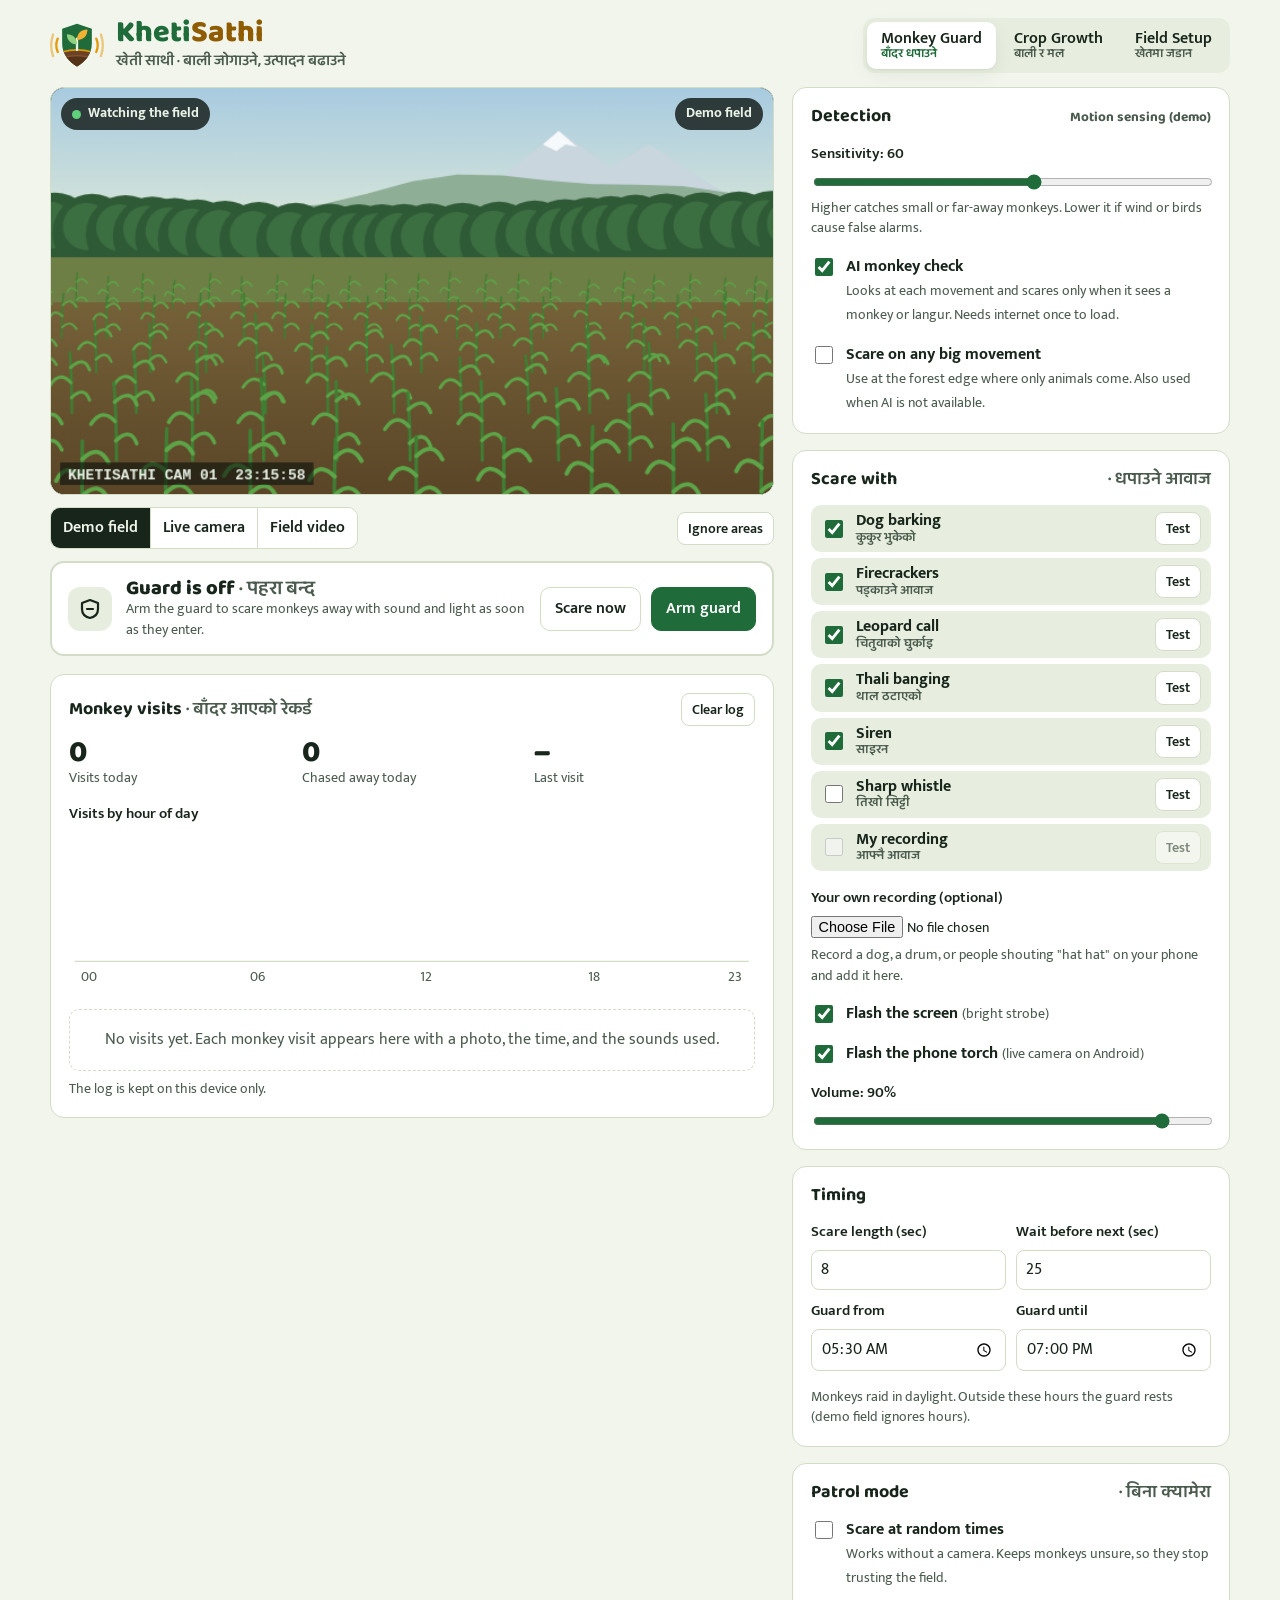
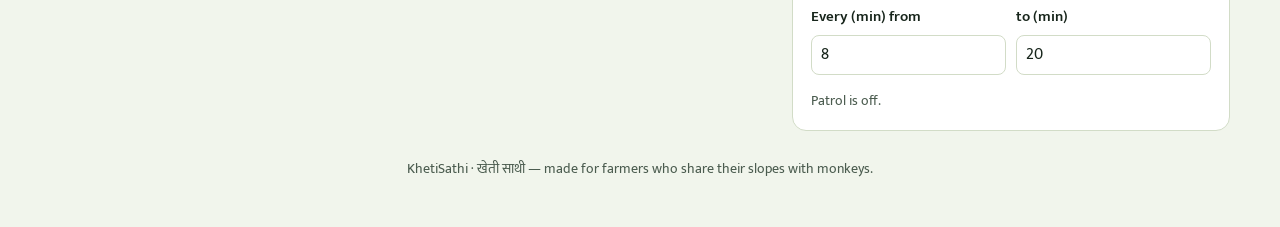
<file: index.html>
<!doctype html>
<html lang="en">
<head>
<meta charset="utf-8">
<meta name="viewport" content="width=device-width,initial-scale=1,viewport-fit=cover">
<meta name="theme-color" content="#1F6B3A">
<meta name="mobile-web-app-capable" content="yes">
<meta name="description" content="KhetiSathi: camera monkey guard with sound and light deterrents, crop calendar and fertilizer calculator for Nepali farmers.">
<link rel="icon" href="data:image/svg+xml,%3Csvg%20xmlns%3D%22http%3A//www.w3.org/2000/svg%22%20viewBox%3D%220%200%2080%2080%22%20width%3D%22512%22%20height%3D%22512%22%3E%0A%20%20%0A%20%20%3Cdefs%3E%0A%20%20%20%20%3CclipPath%20id%3D%22ks-shield%22%3E%3Cpath%20d%3D%22M40%207%20L62%2014.5%20V36%20C62%2052%2052.5%2063%2040%2070.5%20C27.5%2063%2018%2052%2018%2036%20V14.5%20Z%22/%3E%3C/clipPath%3E%0A%20%20%3C/defs%3E%0A%20%20%3C%21--%20guard%20sound%20waves%20--%3E%0A%20%20%3Cg%20fill%3D%22none%22%20stroke%3D%22%23E39A0B%22%20stroke-linecap%3D%22round%22%20stroke-width%3D%223.4%22%3E%0A%20%20%20%20%3Cpath%20d%3D%22M11.5%2029%20Q7%2039%2011.5%2049%22/%3E%0A%20%20%20%20%3Cpath%20d%3D%22M68.5%2029%20Q73%2039%2068.5%2049%22/%3E%0A%20%20%20%20%3Cpath%20d%3D%22M4.5%2023%20Q-1%2039%204.5%2055%22%20opacity%3D%22.5%22/%3E%0A%20%20%20%20%3Cpath%20d%3D%22M75.5%2023%20Q81%2039%2075.5%2055%22%20opacity%3D%22.5%22/%3E%0A%20%20%3C/g%3E%0A%20%20%3C%21--%20shield%20--%3E%0A%20%20%3Cpath%20d%3D%22M40%207%20L62%2014.5%20V36%20C62%2052%2052.5%2063%2040%2070.5%20C27.5%2063%2018%2052%2018%2036%20V14.5%20Z%22%20fill%3D%22%231F6B3A%22/%3E%0A%20%20%3C%21--%20terraced%20field%20--%3E%0A%20%20%3Cg%20clip-path%3D%22url%28%23ks-shield%29%22%3E%0A%20%20%20%20%3Cpath%20d%3D%22M14%2050%20Q40%2041.5%2066%2050%20V76%20H14%20Z%22%20fill%3D%22%236B4226%22/%3E%0A%20%20%20%20%3Cpath%20d%3D%22M14%2058.5%20Q40%2050.5%2066%2058.5%20V76%20H14%20Z%22%20fill%3D%22%23553319%22/%3E%0A%20%20%20%20%3Cpath%20d%3D%22M14%2050%20Q40%2041.5%2066%2050%22%20fill%3D%22none%22%20stroke%3D%22%23E39A0B%22%20stroke-width%3D%222.4%22/%3E%0A%20%20%20%20%3Cpath%20d%3D%22M14%2058.5%20Q40%2050.5%2066%2058.5%22%20fill%3D%22none%22%20stroke%3D%22%238C5A33%22%20stroke-width%3D%221.6%22/%3E%0A%20%20%3C/g%3E%0A%20%20%3C%21--%20sprout%20--%3E%0A%20%20%3Cpath%20d%3D%22M40%2046%20V29%22%20stroke%3D%22%23EAF4E4%22%20stroke-width%3D%223.4%22%20stroke-linecap%3D%22round%22%20fill%3D%22none%22/%3E%0A%20%20%3Cpath%20d%3D%22M40%2037.5%20C31%2037.5%2025%2031.5%2025%2022.5%20C34%2022.5%2040%2028.5%2040%2037.5%20Z%22%20fill%3D%22%238FD17F%22/%3E%0A%20%20%3Cpath%20d%3D%22M40%2031%20C40%2021.5%2046%2015.5%2055.5%2015.5%20C55.5%2025%2049.5%2031%2040%2031%20Z%22%20fill%3D%22%23F2B233%22/%3E%0A%3C/svg%3E%0A">
<link rel="apple-touch-icon" href="data:image/svg+xml,%3Csvg%20xmlns%3D%22http%3A//www.w3.org/2000/svg%22%20viewBox%3D%220%200%2080%2080%22%20width%3D%22512%22%20height%3D%22512%22%3E%0A%20%20%0A%20%20%3Cdefs%3E%0A%20%20%20%20%3CclipPath%20id%3D%22ks-shield%22%3E%3Cpath%20d%3D%22M40%207%20L62%2014.5%20V36%20C62%2052%2052.5%2063%2040%2070.5%20C27.5%2063%2018%2052%2018%2036%20V14.5%20Z%22/%3E%3C/clipPath%3E%0A%20%20%3C/defs%3E%0A%20%20%3C%21--%20guard%20sound%20waves%20--%3E%0A%20%20%3Cg%20fill%3D%22none%22%20stroke%3D%22%23E39A0B%22%20stroke-linecap%3D%22round%22%20stroke-width%3D%223.4%22%3E%0A%20%20%20%20%3Cpath%20d%3D%22M11.5%2029%20Q7%2039%2011.5%2049%22/%3E%0A%20%20%20%20%3Cpath%20d%3D%22M68.5%2029%20Q73%2039%2068.5%2049%22/%3E%0A%20%20%20%20%3Cpath%20d%3D%22M4.5%2023%20Q-1%2039%204.5%2055%22%20opacity%3D%22.5%22/%3E%0A%20%20%20%20%3Cpath%20d%3D%22M75.5%2023%20Q81%2039%2075.5%2055%22%20opacity%3D%22.5%22/%3E%0A%20%20%3C/g%3E%0A%20%20%3C%21--%20shield%20--%3E%0A%20%20%3Cpath%20d%3D%22M40%207%20L62%2014.5%20V36%20C62%2052%2052.5%2063%2040%2070.5%20C27.5%2063%2018%2052%2018%2036%20V14.5%20Z%22%20fill%3D%22%231F6B3A%22/%3E%0A%20%20%3C%21--%20terraced%20field%20--%3E%0A%20%20%3Cg%20clip-path%3D%22url%28%23ks-shield%29%22%3E%0A%20%20%20%20%3Cpath%20d%3D%22M14%2050%20Q40%2041.5%2066%2050%20V76%20H14%20Z%22%20fill%3D%22%236B4226%22/%3E%0A%20%20%20%20%3Cpath%20d%3D%22M14%2058.5%20Q40%2050.5%2066%2058.5%20V76%20H14%20Z%22%20fill%3D%22%23553319%22/%3E%0A%20%20%20%20%3Cpath%20d%3D%22M14%2050%20Q40%2041.5%2066%2050%22%20fill%3D%22none%22%20stroke%3D%22%23E39A0B%22%20stroke-width%3D%222.4%22/%3E%0A%20%20%20%20%3Cpath%20d%3D%22M14%2058.5%20Q40%2050.5%2066%2058.5%22%20fill%3D%22none%22%20stroke%3D%22%238C5A33%22%20stroke-width%3D%221.6%22/%3E%0A%20%20%3C/g%3E%0A%20%20%3C%21--%20sprout%20--%3E%0A%20%20%3Cpath%20d%3D%22M40%2046%20V29%22%20stroke%3D%22%23EAF4E4%22%20stroke-width%3D%223.4%22%20stroke-linecap%3D%22round%22%20fill%3D%22none%22/%3E%0A%20%20%3Cpath%20d%3D%22M40%2037.5%20C31%2037.5%2025%2031.5%2025%2022.5%20C34%2022.5%2040%2028.5%2040%2037.5%20Z%22%20fill%3D%22%238FD17F%22/%3E%0A%20%20%3Cpath%20d%3D%22M40%2031%20C40%2021.5%2046%2015.5%2055.5%2015.5%20C55.5%2025%2049.5%2031%2040%2031%20Z%22%20fill%3D%22%23F2B233%22/%3E%0A%3C/svg%3E%0A">
<style>:root{color-scheme:light;padding-top:env(safe-area-inset-top,0px);padding-bottom:env(safe-area-inset-bottom,0px)}body{margin:0}img{max-width:100%}[hidden]{display:none!important}</style>

<title>KhetiSathi</title>
<link rel="preconnect" href="https://fonts.googleapis.com">
<link rel="preconnect" href="https://fonts.gstatic.com" crossorigin>
<link rel="stylesheet" href="https://fonts.googleapis.com/css2?family=Baloo+2:wght@600;700;800&family=Mukta:wght@400;500;700&display=swap">
<style>
:root{
  --bg:#F1F5EC; --surface:#FFFFFF; --surface-2:#E7EEDF; --ink:#17251B; --ink-2:#4B5C4F; --line:#D2DCC7;
  --paddy:#1F6B3A; --on-paddy:#FFFFFF; --leaf:#3E9B4F; --marigold:#E39A0B; --marigold-ink:#8F5D00; --soil:#6B4226;
  --ok:#2E8B47; --warn:#C07A00; --crit:#C8342B; --on-crit:#FFFFFF;
  --sow:#3F9A4E; --grow:#B6DAA9; --harvest:#F0B53A; --cell:#F0F2EE;
  --shadow:0 1px 2px rgba(23,37,27,.06),0 6px 20px rgba(23,37,27,.06);
  --display:'Baloo 2','Mukta',system-ui,sans-serif; --body:'Mukta',system-ui,'Segoe UI',sans-serif;
}
@media (prefers-color-scheme: dark){
  :root:not([data-theme="light"]){
    color-scheme:dark;
    --bg:#0E1611; --surface:#152019; --surface-2:#1C2A20; --ink:#E3EDDF; --ink-2:#A2B4A5; --line:#2A3B2F;
    --paddy:#62BF7B; --on-paddy:#0B130E; --leaf:#7FCB88; --marigold:#F2B233; --marigold-ink:#F2B233; --soil:#C09068;
    --ok:#6BCB84; --warn:#F2B233; --crit:#FF6F62; --on-crit:#1A0906;
    --sow:#57B067; --grow:#2F5537; --harvest:#D9A032; --cell:#1A231D;
    --shadow:0 1px 2px rgba(0,0,0,.3),0 6px 20px rgba(0,0,0,.25);
  }
}
:root[data-theme="dark"]{
  color-scheme:dark;
  --bg:#0E1611; --surface:#152019; --surface-2:#1C2A20; --ink:#E3EDDF; --ink-2:#A2B4A5; --line:#2A3B2F;
  --paddy:#62BF7B; --on-paddy:#0B130E; --leaf:#7FCB88; --marigold:#F2B233; --marigold-ink:#F2B233; --soil:#C09068;
  --ok:#6BCB84; --warn:#F2B233; --crit:#FF6F62; --on-crit:#1A0906;
  --sow:#57B067; --grow:#2F5537; --harvest:#D9A032; --cell:#1A231D;
  --shadow:0 1px 2px rgba(0,0,0,.3),0 6px 20px rgba(0,0,0,.25);
}
*{box-sizing:border-box}
body{background:var(--bg);color:var(--ink);font-family:var(--body);font-size:16px;line-height:1.5;padding-inline:16px;padding-block:0 48px}
.wrap{max-width:1180px;margin:0 auto}
h1,h2,h3{font-family:var(--display);line-height:1.15;margin:0;text-wrap:balance}
h2{font-size:1.55rem;font-weight:700}
h3{font-size:1.12rem;font-weight:700}
p{margin:0}
.ne{font-family:var(--display);font-weight:600;color:var(--ink-2)}
small,.muted{color:var(--ink-2)}
button,input,select{font:inherit;color:inherit}
:focus-visible{outline:3px solid var(--marigold);outline-offset:2px}

/* header */
header.top{display:flex;align-items:center;justify-content:space-between;gap:16px;flex-wrap:wrap;padding-block:18px 14px}
.brand{display:flex;align-items:center;gap:12px}
.brand svg{width:54px;height:54px;flex:none}
.brand .name{font-family:var(--display);font-weight:800;font-size:1.9rem;line-height:1}
.brand .name b{color:var(--paddy);font-weight:800}
.brand .name i{font-style:normal;color:var(--marigold-ink)}
.brand .sub{font-family:var(--display);font-weight:600;color:var(--ink-2);font-size:.95rem;margin-top:2px}
nav.tabs{display:flex;gap:4px;background:var(--surface-2);padding:4px;border-radius:12px;flex-wrap:wrap}
nav.tabs button{border:0;background:transparent;padding:8px 14px;border-radius:9px;cursor:pointer;font-weight:600;display:flex;flex-direction:column;align-items:flex-start;line-height:1.1}
nav.tabs button span{font-family:var(--display);font-size:.78rem;font-weight:600;color:var(--ink-2)}
nav.tabs button[aria-selected="true"]{background:var(--surface);box-shadow:var(--shadow)}
nav.tabs button[aria-selected="true"] span{color:var(--paddy)}
section.tab{display:grid;gap:18px;grid-template-columns:minmax(0,1fr)}

.card{background:var(--surface);border:1px solid var(--line);border-radius:14px;padding:18px}
.row{display:flex;gap:10px;align-items:center;flex-wrap:wrap}
.between{justify-content:space-between}
.btn{border:1px solid var(--line);background:var(--surface);padding:9px 14px;border-radius:10px;cursor:pointer;font-weight:600;display:inline-flex;align-items:center;gap:8px}
.btn:hover{border-color:var(--ink-2)}
.btn.primary{background:var(--paddy);color:var(--on-paddy);border-color:var(--paddy)}
.btn.danger{background:var(--crit);color:var(--on-crit);border-color:var(--crit)}
.btn.small{padding:5px 10px;font-size:.88rem;border-radius:8px}
.btn[disabled]{opacity:.5;cursor:not-allowed}
.seg{display:inline-flex;border:1px solid var(--line);border-radius:10px;overflow:hidden;flex-wrap:wrap}
.seg button{flex:1 1 auto;border:0;background:var(--surface);padding:8px 12px;cursor:pointer;font-weight:600;border-right:1px solid var(--line)}
.seg button:last-child{border-right:0}
.seg button[aria-pressed="true"]{background:var(--ink);color:var(--bg)}

/* guard layout */
.guard-grid{display:grid;grid-template-columns:minmax(0,1.65fr) minmax(0,1fr);gap:18px;align-items:start}
@media (max-width:900px){.guard-grid{grid-template-columns:minmax(0,1fr)}}
.viewer{position:relative;background:#0A110C;border-radius:14px;overflow:hidden;border:1px solid var(--line)}
.viewer canvas{display:block;width:100%;height:auto;cursor:default}
.viewer.editing canvas{cursor:crosshair}
.viewer .hud{position:absolute;left:10px;right:10px;top:10px;display:flex;justify-content:space-between;gap:8px;pointer-events:none;flex-wrap:wrap}
.pill{display:inline-flex;align-items:center;gap:7px;padding:5px 11px;border-radius:999px;font-weight:700;font-size:.9rem;background:rgba(10,17,12,.78);color:#E9F2E6;backdrop-filter:blur(4px)}
.pill .dot{width:9px;height:9px;border-radius:50%;background:#7C8B80}
.pill.watching .dot{background:#5FD07B}
.pill.motion .dot{background:#F2B233}
.pill.monkey,.pill.scaring{background:#C8342B;color:#fff}
.pill.monkey .dot,.pill.scaring .dot{background:#fff;animation:blink .5s steps(1) infinite}
.pill.cooldown .dot{background:#6FB4F0}
.pill.sleeping .dot{background:#8B7FD6}
@keyframes blink{50%{opacity:0}}
.viewer .msg{position:absolute;inset:0;display:flex;align-items:center;justify-content:center;padding:24px;text-align:center;color:#E9F2E6;background:rgba(10,17,12,.86)}
.viewer .msg div{max-width:46ch;display:grid;gap:10px}
.viewer-bar{display:flex;gap:10px;flex-wrap:wrap;align-items:center;justify-content:space-between;margin-top:12px}
.arm{display:grid;grid-template-columns:auto 1fr auto;gap:14px;align-items:center;padding:14px 16px;border-radius:14px;border:2px solid var(--line);background:var(--surface);margin-top:12px}
.arm.on{border-color:var(--paddy);background:color-mix(in srgb,var(--paddy) 9%,var(--surface))}
.arm .big{font-family:var(--display);font-weight:800;font-size:1.25rem;line-height:1.1}
.arm .state-ico{width:44px;height:44px;border-radius:12px;display:grid;place-items:center;background:var(--surface-2)}
.arm.on .state-ico{background:var(--paddy);color:var(--on-paddy)}
@media (max-width:520px){.arm{grid-template-columns:1fr}.arm .state-ico{display:none}}

.panel{display:grid;gap:16px;grid-template-columns:minmax(0,1fr)}
.panel h3{display:flex;justify-content:space-between;align-items:baseline;gap:8px}
.field{display:grid;gap:6px;min-width:0}
input[type=file]{max-width:100%;font-size:.9rem}
.field label,.lbl{font-weight:600;font-size:.95rem}
.hint{font-size:.85rem;color:var(--ink-2)}
input[type=range]{width:100%;accent-color:var(--paddy)}
input[type=checkbox]{accent-color:var(--paddy);width:18px;height:18px}
input[type=number],input[type=time],select{width:100%;border:1px solid var(--line);background:var(--surface);border-radius:8px;padding:7px 9px;min-width:0}
.sounds{display:grid;gap:6px}
.snd{display:grid;grid-template-columns:auto 1fr auto;align-items:center;gap:10px;padding:7px 10px;border-radius:10px;background:var(--surface-2)}
.snd .t{line-height:1.15}
.snd .t small{display:block;font-size:.8rem}
.grid2{display:grid;grid-template-columns:minmax(0,1fr) minmax(0,1fr);gap:10px}
.check{display:grid;grid-template-columns:auto 1fr;gap:10px;align-items:start;cursor:pointer}
.check input{margin-top:3px}
.chip{display:inline-block;font-size:.78rem;font-weight:700;padding:2px 8px;border-radius:999px;background:var(--surface-2);color:var(--ink-2);white-space:nowrap}
.chip.monkey{background:var(--crit);color:var(--on-crit)}
.chip.motion{background:var(--marigold);color:#1d1400}
.chip.patrol{background:var(--paddy);color:var(--on-paddy)}
.chip.demo{background:transparent;border:1px solid var(--line)}
.ai-state{font-size:.85rem;font-weight:700}

.stats{display:grid;grid-template-columns:repeat(3,1fr);gap:12px}
.stat .v{font-family:var(--display);font-weight:800;font-size:1.9rem;line-height:1;font-variant-numeric:tabular-nums}
.stat .k{font-size:.85rem;color:var(--ink-2)}
@media (max-width:520px){.stats{grid-template-columns:1fr 1fr}}
.log{display:grid;gap:8px;max-height:420px;overflow:auto}
.ev{display:grid;grid-template-columns:96px 1fr;gap:12px;align-items:center;padding:8px;border-radius:10px;background:var(--surface-2)}
.ev img{width:96px;height:54px;object-fit:cover;border-radius:6px;background:#0A110C;display:block}
.ev .l1{display:flex;gap:6px;align-items:center;flex-wrap:wrap}
.ev .time{font-weight:700;font-variant-numeric:tabular-nums}
.ev .d{font-size:.85rem;color:var(--ink-2)}
.empty{padding:18px;text-align:center;color:var(--ink-2);border:1px dashed var(--line);border-radius:10px}
svg.hours text{fill:var(--ink-2);font-size:10px;font-family:var(--body)}

#strobe{position:fixed;inset:0;pointer-events:none;z-index:60;opacity:0}
#strobe.on{animation:strobe .14s step-end infinite}
@keyframes strobe{0%{opacity:.92;background:#FFFFFF}50%{opacity:.88;background:#FF2A1A}100%{opacity:.92;background:#FFFFFF}}
#stopbar{position:fixed;left:50%;transform:translateX(-50%);bottom:calc(16px + env(safe-area-inset-bottom,0px));z-index:61}

/* crops */
.crops-grid{display:grid;grid-template-columns:minmax(0,1.5fr) minmax(0,1fr);gap:18px;align-items:start}
@media (max-width:900px){.crops-grid{grid-template-columns:minmax(0,1fr)}}
.cal-wrap{overflow-x:auto}
table.cal{border-collapse:separate;border-spacing:2px;width:100%;min-width:640px;font-size:.9rem}
table.cal th{font-weight:600;font-size:.78rem;color:var(--ink-2);text-align:center;padding:2px;line-height:1.1}
table.cal th.now{color:var(--ink);}
table.cal th.now .mn{background:var(--ink);color:var(--bg);border-radius:6px;padding:1px 4px}
table.cal td{height:30px;border-radius:5px;background:var(--cell)}
table.cal td.name{background:transparent;white-space:nowrap;padding-right:8px;line-height:1.1}
table.cal td.name small{display:block;font-family:var(--display);font-weight:600;font-size:.78rem}
table.cal td.sow{background:var(--sow)}
table.cal td.grow{background:var(--grow)}
table.cal td.harvest{background:var(--harvest)}
table.cal td.nowcol{box-shadow:inset 0 0 0 2px var(--ink)}
table.cal td.risk{background:transparent;text-align:right}
.legend{display:flex;gap:14px;flex-wrap:wrap;font-size:.85rem;color:var(--ink-2)}
.legend i{display:inline-block;width:14px;height:14px;border-radius:4px;vertical-align:-2px;margin-right:5px}
.risk-vh{background:var(--crit);color:var(--on-crit)}
.risk-h{background:color-mix(in srgb,var(--crit) 55%,var(--marigold));color:#fff}
.risk-m{background:var(--marigold);color:#1d1400}
.risk-l{background:var(--surface-2);color:var(--ink-2)}
.risk-vl{background:var(--paddy);color:var(--on-paddy)}
.now-box{display:grid;gap:10px}
.now-box .lists{display:grid;grid-template-columns:1fr 1fr;gap:12px}
.now-box ul{margin:4px 0 0;padding-left:18px}
.result{display:grid;grid-template-columns:repeat(3,1fr);gap:10px}
.result .r{background:var(--surface-2);border-radius:10px;padding:10px 12px}
.result .r .v{font-family:var(--display);font-weight:800;font-size:1.45rem;line-height:1.1;font-variant-numeric:tabular-nums}
.result .r .k{font-size:.82rem;color:var(--ink-2)}
@media (max-width:520px){.result{grid-template-columns:1fr 1fr}}
.nutr{font-size:.9rem;color:var(--ink-2);font-variant-numeric:tabular-nums}
.barrier{display:grid;grid-template-columns:repeat(auto-fill,minmax(140px,1fr));gap:10px}
.barrier div{background:var(--surface-2);border-radius:10px;padding:10px 12px}
.barrier b{display:block}

/* setup */
.setup-grid{display:grid;grid-template-columns:repeat(auto-fit,minmax(min(300px,100%),1fr));gap:18px;align-items:start}
ol.steps{margin:0;padding-left:22px;display:grid;gap:10px}
ol.steps li::marker{font-family:var(--display);font-weight:800;color:var(--paddy)}
ul.plain{margin:0;padding-left:18px;display:grid;gap:6px}
.parts{width:100%;border-collapse:collapse;font-size:.93rem}
.parts td{padding:7px 4px;border-bottom:1px solid var(--line);vertical-align:top}
.parts td:first-child{font-weight:600;width:44%}
pre.code{background:#0F1812;color:#D8E6D6;border-radius:10px;padding:14px;overflow-x:auto;font-size:.8rem;line-height:1.45;margin:0;font-family:ui-monospace,SFMono-Regular,Menlo,Consolas,monospace}
.note{border-left:4px solid var(--marigold);background:color-mix(in srgb,var(--marigold) 10%,var(--surface));padding:12px 14px;border-radius:0 10px 10px 0}
.kbd{font-family:ui-monospace,Menlo,Consolas,monospace;font-size:.88em;background:var(--surface-2);padding:1px 5px;border-radius:5px}
footer{margin-top:28px;font-size:.85rem;color:var(--ink-2);text-align:center}
@media (prefers-reduced-motion: reduce){.pill .dot{animation:none!important}}
</style>

</head>
<body>


<div class="wrap">
<header class="top">
  <div class="brand">
    <svg viewBox="0 0 80 80" aria-hidden="true">
      <defs><clipPath id="ks-sh"><path d="M40 7 L62 14.5 V36 C62 52 52.5 63 40 70.5 C27.5 63 18 52 18 36 V14.5 Z"/></clipPath></defs>
      <g fill="none" stroke="#E39A0B" stroke-linecap="round" stroke-width="3.4"><path d="M11.5 29 Q7 39 11.5 49"/><path d="M68.5 29 Q73 39 68.5 49"/><path d="M4.5 23 Q-1 39 4.5 55" opacity=".5"/><path d="M75.5 23 Q81 39 75.5 55" opacity=".5"/></g>
      <path d="M40 7 L62 14.5 V36 C62 52 52.5 63 40 70.5 C27.5 63 18 52 18 36 V14.5 Z" fill="#1F6B3A"/>
      <g clip-path="url(#ks-sh)"><path d="M14 50 Q40 41.5 66 50 V76 H14 Z" fill="#6B4226"/><path d="M14 58.5 Q40 50.5 66 58.5 V76 H14 Z" fill="#553319"/><path d="M14 50 Q40 41.5 66 50" fill="none" stroke="#E39A0B" stroke-width="2.4"/><path d="M14 58.5 Q40 50.5 66 58.5" fill="none" stroke="#8C5A33" stroke-width="1.6"/></g>
      <path d="M40 46 V29" stroke="#EAF4E4" stroke-width="3.4" stroke-linecap="round" fill="none"/>
      <path d="M40 37.5 C31 37.5 25 31.5 25 22.5 C34 22.5 40 28.5 40 37.5 Z" fill="#8FD17F"/>
      <path d="M40 31 C40 21.5 46 15.5 55.5 15.5 C55.5 25 49.5 31 40 31 Z" fill="#F2B233"/>
    </svg>
    <div>
      <div class="name"><b>Kheti</b><i>Sathi</i></div>
      <div class="sub">खेती साथी · बाली जोगाउने, उत्पादन बढाउने</div>
    </div>
  </div>
  <nav class="tabs" role="tablist" aria-label="Sections">
    <button role="tab" id="t-guard" aria-selected="true" data-tab="guard">Monkey Guard<span>बाँदर धपाउने</span></button>
    <button role="tab" id="t-crops" aria-selected="false" data-tab="crops">Crop Growth<span>बाली र मल</span></button>
    <button role="tab" id="t-setup" aria-selected="false" data-tab="setup">Field Setup<span>खेतमा जडान</span></button>
  </nav>
</header>

<!-- ================= GUARD ================= -->
<section class="tab" id="guard" role="tabpanel" aria-labelledby="t-guard">
  <div class="guard-grid">
    <div>
      <div class="viewer" id="viewer">
        <canvas id="view" width="640" height="360" aria-label="Field camera view"></canvas>
        <div class="hud">
          <span class="pill" id="pill"><span class="dot"></span><span id="pillText">Starting…</span></span>
          <span class="pill" id="srcPill">Demo field</span>
        </div>
        <div class="msg" id="viewMsg" hidden><div></div></div>
      </div>

      <div class="viewer-bar">
        <div class="seg" role="group" aria-label="Video source">
          <button id="srcDemo" aria-pressed="true">Demo field</button>
          <button id="srcCam" aria-pressed="false">Live camera</button>
          <button id="srcFile" aria-pressed="false">Field video</button>
        </div>
        <div class="row">
          <button class="btn small" id="maskBtn" aria-pressed="false">Ignore areas</button>
          <button class="btn small" id="maskClear" hidden>Clear ignored</button>
        </div>
        <input type="file" id="fileIn" accept="video/*" hidden>
      </div>
      <p class="hint" id="maskHint" hidden style="margin-top:6px">Tap squares on the picture that should be ignored, such as trees moving in the wind or a road. Tap again to undo.</p>

      <div class="arm" id="armBox">
        <div class="state-ico" aria-hidden="true">
          <svg width="24" height="24" viewBox="0 0 24 24" fill="none" stroke="currentColor" stroke-width="2.2" stroke-linecap="round" stroke-linejoin="round"><path d="M12 3l8 3v6c0 5-3.5 8-8 9-4.5-1-8-4-8-9V6z"/><path id="armIcoPath" d="M9 12h6"/></svg>
        </div>
        <div>
          <div class="big" id="armTitle">Guard is off <span class="ne">· पहरा बन्द</span></div>
          <div class="hint" id="armSub">Arm the guard to scare monkeys away with sound and light as soon as they enter.</div>
        </div>
        <div class="row">
          <button class="btn" id="scareNow">Scare now</button>
          <button class="btn primary" id="armBtn">Arm guard</button>
        </div>
      </div>

      <div class="card" style="margin-top:18px">
        <div class="row between" style="margin-bottom:12px">
          <h3>Monkey visits <span class="ne">· बाँदर आएको रेकर्ड</span></h3>
          <button class="btn small" id="clearLog">Clear log</button>
        </div>
        <div class="stats" style="margin-bottom:14px">
          <div class="stat"><div class="v" id="stToday">0</div><div class="k">Visits today</div></div>
          <div class="stat"><div class="v" id="stChased">0</div><div class="k">Chased away today</div></div>
          <div class="stat"><div class="v" id="stLast">–</div><div class="k">Last visit</div></div>
        </div>
        <div class="lbl" style="margin-bottom:4px">Visits by hour of day</div>
        <div id="hourChart" style="margin-bottom:14px"></div>
        <div class="log" id="log"></div>
        <p class="hint" style="margin-top:8px">The log is kept on this device only.</p>
      </div>
    </div>

    <!-- control panel -->
    <div class="panel">
      <div class="card panel">
        <h3>Detection <span class="ai-state" id="aiState">Motion sensing</span></h3>
        <div class="field">
          <label for="sens">Sensitivity: <span id="sensV">60</span></label>
          <input type="range" id="sens" min="10" max="100" step="1" value="60">
          <span class="hint">Higher catches small or far-away monkeys. Lower it if wind or birds cause false alarms.</span>
        </div>
        <label class="check" for="aiOn"><input type="checkbox" id="aiOn" checked> <span><b>AI monkey check</b><br><span class="hint">Looks at each movement and scares only when it sees a monkey or langur. Needs internet once to load.</span></span></label>
        <label class="check" for="anyMotion"><input type="checkbox" id="anyMotion"> <span><b>Scare on any big movement</b><br><span class="hint">Use at the forest edge where only animals come. Also used when AI is not available.</span></span></label>
      </div>

      <div class="card panel">
        <h3>Scare with <span class="ne">· धपाउने आवाज</span></h3>
        <div class="sounds" id="sounds"></div>
        <div class="field">
          <label for="customIn">Your own recording (optional)</label>
          <input type="file" id="customIn" accept="audio/*">
          <span class="hint">Record a dog, a drum, or people shouting "hat hat" on your phone and add it here.</span>
        </div>
        <label class="check" for="strobeOn"><input type="checkbox" id="strobeOn" checked> <span><b>Flash the screen</b> <span class="hint">(bright strobe)</span></span></label>
        <label class="check" for="torchOn"><input type="checkbox" id="torchOn" checked> <span><b>Flash the phone torch</b> <span class="hint">(live camera on Android)</span></span></label>
        <div class="field">
          <label for="vol">Volume: <span id="volV">90</span>%</label>
          <input type="range" id="vol" min="10" max="100" value="90">
        </div>
      </div>

      <div class="card panel">
        <h3>Timing</h3>
        <div class="grid2">
          <div class="field"><label for="dur">Scare length (sec)</label><input type="number" id="dur" min="3" max="30" value="8"></div>
          <div class="field"><label for="cool">Wait before next (sec)</label><input type="number" id="cool" min="5" max="300" value="25"></div>
          <div class="field"><label for="from">Guard from</label><input type="time" id="from" value="05:30"></div>
          <div class="field"><label for="to">Guard until</label><input type="time" id="to" value="19:00"></div>
        </div>
        <span class="hint">Monkeys raid in daylight. Outside these hours the guard rests (demo field ignores hours).</span>
      </div>

      <div class="card panel">
        <h3>Patrol mode <span class="ne">· बिना क्यामेरा</span></h3>
        <label class="check" for="patrol"><input type="checkbox" id="patrol"> <span><b>Scare at random times</b><br><span class="hint">Works without a camera. Keeps monkeys unsure, so they stop trusting the field.</span></span></label>
        <div class="grid2">
          <div class="field"><label for="pmin">Every (min) from</label><input type="number" id="pmin" min="1" max="120" value="8"></div>
          <div class="field"><label for="pmax">to (min)</label><input type="number" id="pmax" min="2" max="240" value="20"></div>
        </div>
        <span class="hint" id="patrolNext">Patrol is off.</span>
      </div>
    </div>
  </div>
</section>

<!-- ================= CROPS ================= -->
<section class="tab" id="crops" role="tabpanel" aria-labelledby="t-crops" hidden>
  <div class="card">
    <div class="row between" style="margin-bottom:12px">
      <div>
        <h2>Crop calendar <span class="ne">· बाली पात्रो</span></h2>
        <p class="muted">When to sow and harvest, and how much each crop attracts monkeys.</p>
      </div>
      <div class="seg" role="group" aria-label="Region">
        <button id="zT" aria-pressed="true">Terai / inner Madhes</button>
        <button id="zH" aria-pressed="false">Mid-hills</button>
      </div>
    </div>
    <div class="cal-wrap"><table class="cal" id="cal"></table></div>
    <div class="legend" style="margin-top:10px">
      <span><i style="background:var(--sow)"></i>Sow / plant</span>
      <span><i style="background:var(--grow)"></i>Growing</span>
      <span><i style="background:var(--harvest)"></i>Harvest</span>
      <span><span class="chip risk-vh">Very high</span> monkey risk</span>
      <span><span class="chip risk-vl">Very low</span> monkeys avoid it</span>
    </div>
  </div>

  <div class="crops-grid">
    <div class="card">
      <h2>Fertilizer calculator <span class="ne">· मल हिसाब</span></h2>
      <p class="muted" style="margin-bottom:14px">Enter your land. Get urea, DAP, potash and compost in kilograms.</p>
      <div class="grid2" style="grid-template-columns:repeat(auto-fit,minmax(150px,1fr))">
        <div class="field"><label for="fCrop">Crop</label><select id="fCrop"></select></div>
        <div class="field"><label for="fArea">Land area</label><input type="number" id="fArea" min="0" step="0.1" value="5"></div>
        <div class="field"><label for="fUnit">Unit</label>
          <select id="fUnit">
            <option value="508.72">Ropani (रोपनी)</option>
            <option value="31.795">Aana (आना)</option>
            <option value="338.63">Kattha (कट्ठा)</option>
            <option value="16.93">Dhur (धुर)</option>
            <option value="6772.63">Bigha (बिघा)</option>
            <option value="10000">Hectare</option>
          </select></div>
      </div>
      <div class="result" style="margin-top:16px">
        <div class="r"><div class="v" id="rUrea">–</div><div class="k">Urea (46% N)</div></div>
        <div class="r"><div class="v" id="rDap">–</div><div class="k">DAP (18-46-0)</div></div>
        <div class="r"><div class="v" id="rMop">–</div><div class="k">Potash / MOP (60%)</div></div>
        <div class="r"><div class="v" id="rFym">–</div><div class="k" id="rFymK">Compost / FYM</div></div>
        <div class="r"><div class="v" id="rBags">–</div><div class="k">50 kg bags to buy</div></div>
        <div class="r"><div class="v" id="rHa">–</div><div class="k">Area in hectare</div></div>
      </div>
      <p class="nutr" id="rNutr" style="margin-top:10px"></p>
      <div class="note" style="margin-top:12px"><b>When to apply:</b> <span id="rSplit"></span></div>
      <p class="hint" style="margin-top:10px">Typical recommended doses for improved varieties in Nepal. A soil test at your nearest Agriculture Knowledge Centre (कृषि ज्ञान केन्द्र) gives the exact amount for your field.</p>
    </div>

    <div class="card now-box">
      <h2>This month <span class="ne" id="nowMonth"></span></h2>
      <div class="lists">
        <div><b>Sow / plant now</b><ul id="nowSow"></ul></div>
        <div><b>Harvest now</b><ul id="nowHarv"></ul></div>
      </div>
      <div>
        <h3 style="margin:8px 0 6px">Grow what monkeys avoid</h3>
        <p class="muted" style="margin-bottom:10px">Plant a 5–10 m strip of these on the side facing the forest. Monkeys find nothing to eat at the edge and your maize and vegetables sit further inside.</p>
        <div class="barrier">
          <div><b>Ginger · अदुवा</b><small>Good price, shade tolerant</small></div>
          <div><b>Turmeric · बेसार</b><small>Monkeys leave it alone</small></div>
          <div><b>Chilli · खुर्सानी</b><small>Pungent, rarely touched</small></div>
          <div><b>Garlic · लसुन</b><small>Strong smell</small></div>
          <div><b>Colocasia · पिँडालु</b><small>Itchy leaves and corms</small></div>
          <div><b>Cardamom · अलैंची</b><small>Hill option under shade</small></div>
        </div>
      </div>
    </div>
  </div>
</section>

<!-- ================= SETUP ================= -->
<section class="tab" id="setup" role="tabpanel" aria-labelledby="t-setup" hidden>
  <div class="card">
    <h2>Put the guard in your field <span class="ne">· खेतमा पहरा राख्ने तरिका</span></h2>
    <p class="muted" style="margin-top:4px;max-width:70ch">An old Android phone becomes a watchman: its camera sees the monkeys, the app decides, and a loudspeaker scares them. Everything runs on the phone, no internet needed after the first load.</p>
  </div>
  <div class="setup-grid">
    <div class="card">
      <h3 style="margin-bottom:10px">Set up the phone</h3>
      <ol class="steps">
        <li><b>Open KhetiSathi on the phone in Chrome.</b> The live camera needs a secure web address (https) or the KhetiSathi file opened directly in Chrome on a laptop. Put the file on a free host such as Netlify Drop or GitHub Pages, then open that link on the phone.</li>
        <li><b>Add it to the home screen</b> from the Chrome menu so it opens like an app.</li>
        <li><b>Choose Live camera</b> and allow camera access. Point it at the path monkeys use from the forest.</li>
        <li><b>Mark ignore areas</b> over trees and roads that move or carry people.</li>
        <li><b>Connect a loud speaker</b> by Bluetooth or cable. The phone speaker alone is too quiet for a field.</li>
        <li><b>Set guard hours</b>, keep the sounds varied, then press <span class="kbd">Arm guard</span>. The screen stays on while the guard is armed.</li>
      </ol>
    </div>
    <div class="card">
      <h3 style="margin-bottom:10px">Mount it on a pole</h3>
      <ol class="steps">
        <li>Use a 2–3 m bamboo pole at the field corner facing the forest edge.</li>
        <li>Put the phone in a clear plastic box or a cut bottle so rain cannot reach it. Keep the lens clean.</li>
        <li>Tilt the camera down so the sky is mostly out of the picture. Moving clouds cause false alarms.</li>
        <li>Place the speaker facing the forest, not your house.</li>
        <li>Power it with a 20 W solar panel and a power bank or a small 12 V battery with charge controller.</li>
      </ol>
      <table class="parts" style="margin-top:14px">
        <tr><td>Old Android phone</td><td>Android 8 or newer, working back camera</td></tr>
        <tr><td>Loudspeaker</td><td>10 W or more, Bluetooth or AUX</td></tr>
        <tr><td>Power</td><td>20,000 mAh power bank, or 20 W solar panel + battery</td></tr>
        <tr><td>Housing</td><td>Plastic box, bamboo pole, cable ties</td></tr>
        <tr><td>Optional</td><td>LED flood light for the torch-style flash at dusk</td></tr>
      </table>
    </div>
    <div class="card">
      <h3 style="margin-bottom:10px">Stop monkeys getting used to it</h3>
      <ul class="plain">
        <li>Monkeys learn fast. One repeated sound stops working in days. Keep at least four sounds on so the app mixes them.</li>
        <li>Move the pole every week or two, and use Patrol mode as well.</li>
        <li>Now and then, follow an alarm by walking out with a dog or a stick. Monkeys learn the sound means a person is coming.</li>
        <li>Clear bushes 10–20 m from the field edge so monkeys have no cover to wait in.</li>
        <li>Never leave food waste or fallen fruit near the field.</li>
        <li>Guard in turns with neighbours. A whole slope guarded together works far better than one field.</li>
        <li>Scare, never hurt. Monkeys and langurs are respected and can bite when cornered.</li>
      </ul>
      <p class="note" style="margin-top:12px">Use the Visits by hour chart to see when raids happen, then plan your own rounds for those hours.</p>
    </div>
  </div>

  <div class="card">
    <div class="row between" style="margin-bottom:8px">
      <div>
        <h3>No phone? Build a sensor post · सेन्सर पोल</h3>
        <p class="muted" style="max-width:72ch">An Arduino Nano with a motion sensor plays random scare sounds from an SD card and flashes a light. Cost is low, and it runs for days on a 12 V battery.</p>
      </div>
      <button class="btn small" id="copyCode">Copy code</button>
    </div>
    <table class="parts" style="margin:6px 0 12px">
      <tr><td>Arduino Nano (or Uno)</td><td>The controller</td></tr>
      <tr><td>HC-SR501 PIR motion sensor</td><td>OUT → pin D2, range up to about 7 m</td></tr>
      <tr><td>DFPlayer Mini + micro SD card</td><td>RX ← D11 via 1 kΩ, TX → D10. Save sounds as 0001.mp3, 0002.mp3 …</td></tr>
      <tr><td>Speaker 8 Ω 3 W, or amplifier + horn</td><td>On DFPlayer SPK1/SPK2, or amplifier for more volume</td></tr>
      <tr><td>MOSFET module + 12 V LED light</td><td>Signal on D6 for the flashing light</td></tr>
      <tr><td>Relay module + 12 V siren (optional)</td><td>Signal on D7, on during the scare</td></tr>
    </table>
    <pre class="code" id="code"></pre>
  </div>
</section>

<footer>KhetiSathi · खेती साथी — made for farmers who share their slopes with monkeys.</footer>
</div>

<div id="strobe" aria-hidden="true"></div>
<div id="stopbar" hidden><button class="btn danger" id="stopBtn">Stop scaring</button></div>
<video id="vid" playsinline muted hidden></video>

<script>
(function(){
'use strict';
const $ = s => document.querySelector(s);
const reduced = window.matchMedia && matchMedia('(prefers-reduced-motion: reduce)').matches;
const store = {
  get(k,d){ try{ const v = localStorage.getItem(k); return v ? JSON.parse(v) : d; }catch(e){ return d; } },
  set(k,v){ try{ localStorage.setItem(k, JSON.stringify(v)); }catch(e){} }
};

/* ---------------- tabs ---------------- */
const tabs = [...document.querySelectorAll('nav.tabs button')];
function showTab(id){
  tabs.forEach(b => b.setAttribute('aria-selected', String(b.dataset.tab === id)));
  ['guard','crops','setup'].forEach(t => { document.getElementById(t).hidden = t !== id; });
  try{ history.replaceState(null,'','#'+id); }catch(e){}
}
tabs.forEach(b => b.addEventListener('click', () => showTab(b.dataset.tab)));
if (['guard','crops','setup'].includes(location.hash.slice(1))) showTab(location.hash.slice(1));

/* ---------------- settings ---------------- */
const SOUND_LIST = [
  {id:'bark',    name:'Dog barking',      ne:'कुकुर भुकेको'},
  {id:'crackers',name:'Firecrackers',     ne:'पड्काउने आवाज'},
  {id:'leopard', name:'Leopard call',     ne:'चितुवाको घुर्काइ'},
  {id:'thali',   name:'Thali banging',    ne:'थाल ठटाएको'},
  {id:'siren',   name:'Siren',            ne:'साइरन'},
  {id:'whistle', name:'Sharp whistle',    ne:'तिखो सिट्टी'},
  {id:'custom',  name:'My recording',     ne:'आफ्नै आवाज'}
];
const defaults = {sens:60, ai:true, anyMotion:false, vol:90, dur:8, cool:25, strobe:!reduced, torch:true,
  from:'05:30', to:'19:00', patrol:false, pmin:8, pmax:20,
  sounds:{bark:true,crackers:true,leopard:true,thali:true,siren:true,whistle:false,custom:false}};
const S = Object.assign({}, defaults, store.get('ks_settings', {}));
S.sounds = Object.assign({}, defaults.sounds, S.sounds || {});
S.sounds.custom = false; // recording must be re-added each session
const save = () => store.set('ks_settings', S);

const soundsBox = $('#sounds');
SOUND_LIST.forEach(s => {
  const row = document.createElement('div'); row.className = 'snd';
  row.innerHTML = `<input type="checkbox" id="snd-${s.id}" ${S.sounds[s.id]?'checked':''} ${s.id==='custom'?'disabled':''}>
    <label class="t" for="snd-${s.id}"><b>${s.name}</b><small class="ne">${s.ne}</small></label>
    <button class="btn small" data-test="${s.id}" ${s.id==='custom'?'disabled':''}>Test</button>`;
  soundsBox.appendChild(row);
});
soundsBox.addEventListener('change', e => {
  const id = e.target.id.replace('snd-',''); S.sounds[id] = e.target.checked; save();
});
soundsBox.addEventListener('click', e => {
  const b = e.target.closest('[data-test]'); if(!b) return;
  ensureAudio(); stopAll(); const t = ac.currentTime + 0.05; SOUNDS[b.dataset.test](t);
});

function bindRange(id, key, out){ const el = $('#'+id); el.value = S[key]; if(out) $(out).textContent = S[key];
  el.addEventListener('input', () => { S[key] = +el.value; if(out) $(out).textContent = el.value; if(key==='vol' && master) master.gain.value = S.vol/100; save(); }); }
function bindNum(id, key){ const el = $('#'+id); el.value = S[key]; el.addEventListener('change', () => { let v = +el.value; if(isNaN(v)) v = defaults[key]; v = Math.max(+el.min||0, Math.min(+el.max||9999, v)); el.value = v; S[key] = v; save(); if(key==='pmin'||key==='pmax') schedulePatrol(); }); }
function bindChk(id, key, fn){ const el = $('#'+id); el.checked = !!S[key]; el.addEventListener('change', () => { S[key] = el.checked; save(); fn && fn(); }); }
function bindTime(id, key){ const el = $('#'+id); el.value = S[key]; el.addEventListener('change', () => { if(el.value){ S[key] = el.value; save(); } }); }
bindRange('sens','sens','#sensV'); bindRange('vol','vol','#volV');
bindNum('dur','dur'); bindNum('cool','cool'); bindNum('pmin','pmin'); bindNum('pmax','pmax');
bindChk('aiOn','ai', () => { if(S.ai && source !== 'demo') loadAI(); updateAIState(); });
bindChk('anyMotion','anyMotion'); bindChk('strobeOn','strobe'); bindChk('torchOn','torch');
bindChk('patrol','patrol', () => schedulePatrol());
bindTime('from','from'); bindTime('to','to');

/* ---------------- audio: synthesized deterrents ---------------- */
let ac = null, master = null, comp = null, noiseBuf = null, customBuf = null, lastSound = '';
function ensureAudio(){
  if(!ac){
    ac = new (window.AudioContext || window.webkitAudioContext)();
    comp = ac.createDynamicsCompressor(); comp.threshold.value = -8; comp.ratio.value = 4;
    comp.connect(ac.destination);
    master = ac.createGain(); master.gain.value = S.vol/100; master.connect(comp);
    const len = ac.sampleRate * 2; noiseBuf = ac.createBuffer(1, len, ac.sampleRate);
    const d = noiseBuf.getChannelData(0); for(let i=0;i<len;i++) d[i] = Math.random()*2-1;
  }
  if(ac.state === 'suspended') ac.resume();
  return ac;
}
function stopAll(){
  if(!ac) return;
  const old = master; old.gain.setTargetAtTime(0, ac.currentTime, 0.02);
  setTimeout(() => { try{ old.disconnect(); }catch(e){} }, 300);
  master = ac.createGain(); master.gain.value = S.vol/100; master.connect(comp);
}
function noiseSrc(t, dur){ const s = ac.createBufferSource(); s.buffer = noiseBuf; s.loop = true; s.start(t, Math.random()*1.5); s.stop(t+dur+0.05); return s; }
function env(g, t, a, peak, d){ g.gain.setValueAtTime(0.0001, t); g.gain.exponentialRampToValueAtTime(peak, t+a); g.gain.exponentialRampToValueAtTime(0.0001, t+a+d); }
function filt(type, f, q){ const b = ac.createBiquadFilter(); b.type = type; b.frequency.value = f; if(q) b.Q.value = q; return b; }

const SOUNDS = {
  bark(t){
    const n = 2 + Math.floor(Math.random()*3); let s = t;
    for(let i=0;i<n;i++){
      const o = ac.createOscillator(); o.type = 'sawtooth';
      const f0 = 360 + Math.random()*160;
      o.frequency.setValueAtTime(f0*0.8, s); o.frequency.linearRampToValueAtTime(f0, s+0.03); o.frequency.exponentialRampToValueAtTime(f0*0.5, s+0.16);
      const g = ac.createGain(); env(g, s, 0.01, 0.9, 0.17);
      o.connect(filt('bandpass', 1000, 0.8)).connect(g).connect(master);
      o.start(s); o.stop(s+0.25);
      const ng = ac.createGain(); env(ng, s, 0.005, 0.55, 0.12);
      noiseSrc(s, 0.2).connect(filt('bandpass', 1700, 1.1)).connect(ng).connect(master);
      s += (i % 2 ? 0.34 : 0.22) + Math.random()*0.1;
    }
    return s - t + 0.2;
  },
  crackers(t){
    let s = t; const n = 10 + Math.floor(Math.random()*10);
    for(let i=0;i<n;i++){
      const g = ac.createGain(); env(g, s, 0.001, 1.0, 0.05 + Math.random()*0.09);
      noiseSrc(s, 0.18).connect(filt('highpass', 500 + Math.random()*1200)).connect(g).connect(master);
      s += 0.035 + Math.random()*0.17;
    }
    s += 0.12;
    const g = ac.createGain(); env(g, s, 0.002, 1.0, 0.5);
    noiseSrc(s, 0.6).connect(filt('lowpass', 800)).connect(g).connect(master);
    return s - t + 0.6;
  },
  leopard(t){
    const n = 6 + Math.floor(Math.random()*5);
    for(let i=0;i<n;i++){
      const s = t + i*0.44, inhale = i % 2 === 1;
      const o = ac.createOscillator(); o.type = 'sawtooth';
      o.frequency.setValueAtTime(inhale ? 95 : 72, s); o.frequency.linearRampToValueAtTime(inhale ? 125 : 58, s+0.3);
      const g = ac.createGain();
      g.gain.setValueAtTime(0.0001, s); g.gain.linearRampToValueAtTime(0.95, s+0.05); g.gain.linearRampToValueAtTime(0.6, s+0.22); g.gain.exponentialRampToValueAtTime(0.0001, s+0.34);
      const am = ac.createOscillator(); am.frequency.value = 26 + Math.random()*8; const amg = ac.createGain(); amg.gain.value = 0.35;
      am.connect(amg).connect(g.gain);
      o.connect(filt('lowpass', 750)).connect(g).connect(master);
      o.start(s); o.stop(s+0.36); am.start(s); am.stop(s+0.36);
      const ng = ac.createGain(); env(ng, s, 0.04, 0.4, 0.27);
      noiseSrc(s, 0.34).connect(filt('bandpass', 380, 0.7)).connect(ng).connect(master);
    }
    return n*0.44 + 0.2;
  },
  thali(t){
    const partials = [523, 1187, 1741, 2403, 3310, 4150];
    const n = 6 + Math.floor(Math.random()*6); let s = t;
    for(let i=0;i<n;i++){
      partials.forEach((f,k) => {
        const o = ac.createOscillator(); o.frequency.value = f * (1 + (Math.random()-0.5)*0.012);
        const g = ac.createGain(); env(g, s, 0.002, 0.3/(k*0.6+1), 0.45 + (5-k)*0.08);
        o.connect(g).connect(master); o.start(s); o.stop(s+1.0);
      });
      const g = ac.createGain(); env(g, s, 0.001, 0.7, 0.03);
      noiseSrc(s, 0.06).connect(filt('highpass', 3000)).connect(g).connect(master);
      s += (i % 3 === 2) ? 0.42 : 0.19;
    }
    return s - t + 0.7;
  },
  siren(t){
    const d = 3.2;
    const o = ac.createOscillator(); o.type = 'sawtooth'; o.frequency.value = 950;
    const lfo = ac.createOscillator(); lfo.type = 'triangle'; lfo.frequency.value = Math.random() < 0.5 ? 0.8 : 3.6;
    const lg = ac.createGain(); lg.gain.value = 400; lfo.connect(lg).connect(o.frequency);
    const g = ac.createGain();
    g.gain.setValueAtTime(0.0001, t); g.gain.exponentialRampToValueAtTime(0.5, t+0.1); g.gain.setValueAtTime(0.5, t+d-0.2); g.gain.exponentialRampToValueAtTime(0.0001, t+d);
    o.connect(filt('lowpass', 2600)).connect(g).connect(master);
    o.start(t); o.stop(t+d); lfo.start(t); lfo.stop(t+d);
    return d + 0.1;
  },
  whistle(t){
    const d = 2.4; const o = ac.createOscillator();
    for(let i=0;i<4;i++){ o.frequency.setValueAtTime(9000, t+i*0.6); o.frequency.exponentialRampToValueAtTime(17500, t+i*0.6+0.55); }
    const g = ac.createGain();
    g.gain.setValueAtTime(0.0001, t); g.gain.exponentialRampToValueAtTime(0.3, t+0.05); g.gain.setValueAtTime(0.3, t+d-0.1); g.gain.exponentialRampToValueAtTime(0.0001, t+d);
    o.connect(g).connect(master); o.start(t); o.stop(t+d);
    return d + 0.1;
  },
  custom(t){
    if(!customBuf) return 0.1;
    const s = ac.createBufferSource(); s.buffer = customBuf; s.connect(master); s.start(t);
    const d = Math.min(customBuf.duration, 10); s.stop(t+d); return d + 0.1;
  }
};

$('#customIn').addEventListener('change', async e => {
  const f = e.target.files[0]; if(!f) return;
  ensureAudio();
  try{
    customBuf = await ac.decodeAudioData(await f.arrayBuffer());
    const cb = $('#snd-custom'); cb.disabled = false; cb.checked = true; S.sounds.custom = true;
    document.querySelector('[data-test="custom"]').disabled = false;
  }catch(err){ alertInline('That audio file could not be read. Try an MP3 or M4A recording.'); }
});

/* ---------------- strobe + torch ---------------- */
let torchTimer = null, camTrack = null;
function lightsOn(ms){
  if(S.strobe){ $('#strobe').classList.add('on'); }
  if(S.torch && camTrack && camTrack.getCapabilities && (camTrack.getCapabilities().torch)){
    let on = false;
    torchTimer = setInterval(() => { on = !on; camTrack.applyConstraints({advanced:[{torch:on}]}).catch(()=>{}); }, 160);
  }
  $('#stopbar').hidden = false;
  clearTimeout(lightsOn._t); lightsOn._t = setTimeout(lightsOff, ms);
}
function lightsOff(){
  $('#strobe').classList.remove('on'); $('#stopbar').hidden = true;
  if(torchTimer){ clearInterval(torchTimer); torchTimer = null; camTrack && camTrack.applyConstraints({advanced:[{torch:false}]}).catch(()=>{}); }
}

/* ---------------- guard state ---------------- */
let armed = false, source = 'demo', scareUntil = 0, cooldownUntil = 0, status = 'idle', statusText = '';
let wakeLock = null;
async function keepAwake(){ try{ if('wakeLock' in navigator){ wakeLock = await navigator.wakeLock.request('screen'); } }catch(e){} }
document.addEventListener('visibilitychange', () => { if(armed && document.visibilityState === 'visible') keepAwake(); });

function inHours(){
  if(source === 'demo') return true;
  const d = new Date(), m = d.getHours()*60 + d.getMinutes();
  const [fh,fm] = S.from.split(':').map(Number), [th,tm] = S.to.split(':').map(Number);
  const f = fh*60+fm, t = th*60+tm;
  return f <= t ? (m >= f && m < t) : (m >= f || m < t);
}
function setStatus(s, text){
  status = s; statusText = text;
  const p = $('#pill'); p.className = 'pill ' + s; $('#pillText').textContent = text;
}
function refreshArm(){
  const box = $('#armBox'); box.classList.toggle('on', armed);
  $('#armBtn').textContent = armed ? 'Turn off' : 'Arm guard';
  $('#armBtn').className = armed ? 'btn' : 'btn primary';
  $('#armTitle').innerHTML = armed ? 'Guard is on <span class="ne">· पहरा चालु</span>' : 'Guard is off <span class="ne">· पहरा बन्द</span>';
  $('#armSub').textContent = armed
    ? (source === 'demo' ? 'Watching the demo field. The next monkey will be chased away.' : 'Watching your field. Keep this screen open; it stays awake while armed.')
    : 'Arm the guard to scare monkeys away with sound and light as soon as they enter.';
  $('#armIcoPath').setAttribute('d', armed ? 'M8.5 12.5l2.5 2.5 4.5-5' : 'M9 12h6');
}
$('#armBtn').addEventListener('click', () => {
  armed = !armed;
  if(armed){ ensureAudio(); keepAwake(); }
  else { stopAll(); lightsOff(); scareUntil = 0; if(wakeLock){ wakeLock.release().catch(()=>{}); wakeLock = null; } }
  refreshArm(); schedulePatrol();
});
$('#scareNow').addEventListener('click', () => { scareUntil = 0; cooldownUntil = 0; startScare('manual', null); });
$('#stopBtn').addEventListener('click', () => { stopAll(); lightsOff(); scareUntil = performance.now(); });

function startScare(kind, info){
  const now = performance.now();
  if(now < scareUntil) return;
  ensureAudio();
  const list = SOUND_LIST.map(s => s.id).filter(id => S.sounds[id] && (id !== 'custom' || customBuf));
  if(!list.length) list.push('bark');
  let t = ac.currentTime + 0.05; const start = t; const used = [];
  let last = lastSound;
  while(t - start < S.dur){
    let pick, tries = 0;
    do { pick = list[Math.floor(Math.random()*list.length)]; tries++; } while(pick === last && list.length > 1 && tries < 12);
    const d = SOUNDS[pick](t); t += d + 0.15 + Math.random()*0.45; last = pick;
    if(!used.includes(pick)) used.push(pick);
  }
  lastSound = last;
  const ms = (t - start) * 1000;
  scareUntil = now + ms; cooldownUntil = scareUntil + S.cool*1000;
  lightsOn(ms);
  if(source === 'demo') demo.scare();
  logEvent(kind, info, used);
}

/* ---------------- patrol ---------------- */
let patrolTimer = null, patrolAt = 0;
function schedulePatrol(){
  clearTimeout(patrolTimer); patrolTimer = null; patrolAt = 0;
  if(!S.patrol){ $('#patrolNext').textContent = 'Patrol is off.'; return; }
  if(!armed){ $('#patrolNext').textContent = 'Patrol starts when you arm the guard.'; return; }
  const lo = Math.min(S.pmin, S.pmax), hi = Math.max(S.pmin, S.pmax);
  const mins = lo + Math.random()*(hi-lo);
  patrolAt = Date.now() + mins*60000;
  patrolTimer = setTimeout(() => {
    if(armed && inHours() && performance.now() >= scareUntil) startScare('patrol', null);
    schedulePatrol();
  }, mins*60000);
  updatePatrolText();
}
function updatePatrolText(){
  if(!patrolAt) return;
  const left = Math.max(0, Math.round((patrolAt - Date.now())/60000));
  $('#patrolNext').textContent = `Next random scare in about ${left} min.`;
}
setInterval(updatePatrolText, 30000);

/* ---------------- event log ---------------- */
let events = store.get('ks_events', []);
const session = []; // demo events, not saved
const KIND = {monkey:['Monkey','monkey'], motion:['Movement','motion'], patrol:['Patrol','patrol'], manual:['Manual',''], seen:['Seen · guard off','']};
function logEvent(kind, info, used){
  const ev = { t: Date.now(), kind, p: info && info.p != null ? Math.round(info.p*100) : null, label: info && info.label || '',
    sounds: used || [], thumb: snapshot(), demo: source === 'demo' };
  if(ev.demo) session.unshift(ev); else { events.unshift(ev); events = events.slice(0, 150); store.set('ks_events', events); }
  renderLog();
}
function allEvents(){ return session.concat(events).sort((a,b) => b.t - a.t); }
function renderLog(){
  const list = allEvents(); const box = $('#log');
  const today = new Date().toDateString();
  const visits = list.filter(e => ['monkey','motion','seen'].includes(e.kind));
  const todayV = visits.filter(e => new Date(e.t).toDateString() === today);
  $('#stToday').textContent = todayV.length;
  $('#stChased').textContent = todayV.filter(e => e.kind !== 'seen').length;
  $('#stLast').textContent = visits.length ? fmtTime(visits[0].t) : '–';
  if(!list.length){ box.innerHTML = '<div class="empty">No visits yet. Each monkey visit appears here with a photo, the time, and the sounds used.</div>'; }
  else box.innerHTML = list.slice(0, 60).map(e => {
    const k = KIND[e.kind] || [e.kind,''];
    const names = e.sounds.map(id => (SOUND_LIST.find(s => s.id === id) || {name:id}).name).join(', ');
    const d = new Date(e.t);
    const detail = [e.p != null ? `${e.label || 'monkey'} ${e.p}%` : '', names ? 'Scared with ' + names : (e.kind === 'seen' ? 'Not scared, guard was off' : '')].filter(Boolean).join(' · ');
    return `<div class="ev">${e.thumb ? `<img src="${e.thumb}" alt="">` : '<img alt="">'}
      <div><div class="l1"><span class="time">${fmtTime(e.t)}</span><span class="d">${d.toLocaleDateString(undefined,{day:'numeric',month:'short'})}</span><span class="chip ${k[1]}">${k[0]}</span>${e.demo ? '<span class="chip demo">Demo</span>' : ''}</div>
      <div class="d">${detail}</div></div></div>`;
  }).join('');
  renderHours(visits);
}
function fmtTime(t){ return new Date(t).toLocaleTimeString(undefined,{hour:'2-digit',minute:'2-digit'}); }
function renderHours(visits){
  const h = new Array(24).fill(0); visits.forEach(e => h[new Date(e.t).getHours()]++);
  const max = Math.max(1, ...h), W = 480, H = 110, pad = 18, bw = (W - 8) / 24;
  let s = `<svg class="hours" viewBox="0 0 ${W} ${H}" width="100%" role="img" aria-label="Visits by hour">`;
  s += `<line x1="4" x2="${W-4}" y1="${H-pad}" y2="${H-pad}" stroke="var(--line)"/>`;
  h.forEach((v,i) => {
    const bh = v ? Math.max(3, (H - pad - 14) * v / max) : 0, x = 4 + i*bw;
    if(v) s += `<rect x="${x+2}" y="${H-pad-bh}" width="${bw-4}" height="${bh}" rx="3" fill="var(--marigold)"><title>${i}:00 – ${v}</title></rect>`;
    if(v === max && v) s += `<text x="${x+bw/2}" y="${H-pad-bh-4}" text-anchor="middle">${v}</text>`;
    if(i % 6 === 0 || i === 23) s += `<text x="${x+bw/2}" y="${H-4}" text-anchor="middle">${String(i).padStart(2,'0')}</text>`;
  });
  s += '</svg>'; $('#hourChart').innerHTML = s;
}
const clearBtn = $('#clearLog'); let clearArm = 0;
clearBtn.addEventListener('click', () => {
  if(Date.now() - clearArm < 3000){ events = []; session.length = 0; store.set('ks_events', events); renderLog(); clearBtn.textContent = 'Clear log'; clearArm = 0; }
  else { clearArm = Date.now(); clearBtn.textContent = 'Tap again to clear'; setTimeout(() => { clearBtn.textContent = 'Clear log'; }, 3000); }
});

/* ---------------- sources ---------------- */
const view = $('#view'), vctx = view.getContext('2d');
const vid = $('#vid');
let camStream = null;
function setSourceButtons(){
  $('#srcDemo').setAttribute('aria-pressed', String(source === 'demo'));
  $('#srcCam').setAttribute('aria-pressed', String(source === 'camera'));
  $('#srcFile').setAttribute('aria-pressed', String(source === 'file'));
  $('#srcPill').textContent = source === 'demo' ? 'Demo field' : source === 'camera' ? 'Live camera' : 'Field video';
}
function stopCam(){ if(camStream){ camStream.getTracks().forEach(t => t.stop()); camStream = null; camTrack = null; } }
function showMsg(html){ const m = $('#viewMsg'); if(!html){ m.hidden = true; return; } m.querySelector('div').innerHTML = html; m.hidden = false; }
function alertInline(text){ showMsg(`<p>${text}</p><div><button class="btn small" id="msgOk">OK</button></div>`); const b = $('#msgOk'); b && b.addEventListener('click', () => showMsg(null)); }
function resetBg(){ bg = null; motionFrames = 0; curBox = null; }

$('#srcDemo').addEventListener('click', () => { stopCam(); vid.pause(); source = 'demo'; resetBg(); showMsg(null); setSourceButtons(); refreshArm(); updateAIState(); });
$('#srcCam').addEventListener('click', async () => {
  stopCam(); vid.pause(); source = 'camera'; resetBg(); setSourceButtons(); refreshArm();
  showMsg('<p>Asking for the camera…</p>');
  try{
    if(!navigator.mediaDevices || !navigator.mediaDevices.getUserMedia) throw new Error('NoCamera');
    camStream = await navigator.mediaDevices.getUserMedia({video:{facingMode:{ideal:'environment'}, width:{ideal:1280}, height:{ideal:720}}, audio:false});
    camTrack = camStream.getVideoTracks()[0];
    vid.srcObject = camStream; vid.loop = false; await vid.play();
    showMsg(null); if(S.ai) loadAI(); updateAIState();
  }catch(err){
    showMsg(`<p><b>The camera could not start here.</b></p>
      <p>Some pages, such as a shared preview, are not allowed to use the camera. Open the KhetiSathi file directly in Chrome on a laptop, or from a https link on your phone (see Field Setup). Allow camera access when asked.</p>
      <p class="hint" style="color:#b9c8bb">Reason: ${(err && (err.name || err.message)) || 'unknown'}</p>
      <div class="row" style="justify-content:center"><button class="btn small" id="msgDemo">Back to demo</button><button class="btn small" id="msgVid">Use a field video</button></div>`);
    $('#msgDemo').addEventListener('click', () => $('#srcDemo').click());
    $('#msgVid').addEventListener('click', () => $('#fileIn').click());
  }
});
$('#srcFile').addEventListener('click', () => $('#fileIn').click());
$('#fileIn').addEventListener('change', async e => {
  const f = e.target.files[0]; if(!f) return;
  stopCam(); source = 'file'; resetBg(); setSourceButtons(); refreshArm();
  vid.srcObject = null; vid.src = URL.createObjectURL(f); vid.loop = true; vid.muted = true;
  try{ await vid.play(); showMsg(null); }catch(err){ alertInline('This video could not be played. Try an MP4 file from your phone.'); }
  if(S.ai) loadAI(); updateAIState();
  e.target.value = '';
});

/* ---------------- AI monkey check (MobileNet, loaded on demand) ---------------- */
let model = null, aiStatus = 'off', aiPromise = null;
const PRIMATE = /monkey|macaque|langur|baboon|guenon|colobus|capuchin|marmoset|titi|patas|gibbon|siamang|chimpanzee|gorilla|orangutan|lemur|indri/i;
function loadScript(src){ return new Promise((res, rej) => { const s = document.createElement('script'); s.src = src; s.onload = res; s.onerror = () => rej(new Error('script')); document.head.appendChild(s); }); }
function withTimeout(p, ms){ return Promise.race([p, new Promise((_, rej) => setTimeout(() => rej(new Error('timeout')), ms))]); }
function loadAI(){
  if(model || aiPromise) return aiPromise;
  aiStatus = 'loading'; updateAIState();
  aiPromise = (async () => {
    try{
      if(!window.tf) await loadScript('https://cdn.jsdelivr.net/npm/@tensorflow/tfjs@4.22.0/dist/tf.min.js');
      if(!window.mobilenet) await loadScript('https://cdn.jsdelivr.net/npm/@tensorflow-models/mobilenet@2.1.1/dist/mobilenet.min.js');
      model = await withTimeout(mobilenet.load({version:2, alpha:1.0}), 45000);
      aiStatus = 'ready';
    }catch(e){ aiStatus = 'fail'; aiPromise = null; }
    updateAIState();
  })();
  return aiPromise;
}
function updateAIState(){
  const el = $('#aiState');
  if(source === 'demo'){ el.textContent = 'Motion sensing (demo)'; el.style.color = 'var(--ink-2)'; return; }
  if(!S.ai){ el.textContent = 'Motion only'; el.style.color = 'var(--ink-2)'; return; }
  const map = {off:['AI off','var(--ink-2)'], loading:['Loading AI…','var(--warn)'], ready:['AI ready','var(--ok)'], fail:['AI not available, motion only','var(--warn)']};
  const m = map[aiStatus]; el.textContent = m[0]; el.style.color = m[1];
}
async function classifyBox(src, sw, sh, box){
  const c = document.createElement('canvas'); c.width = c.height = 224; const cx = c.getContext('2d');
  const bx = box.x*sw, by = box.y*sh, bw = box.w*sw, bh = box.h*sh;
  let side = Math.min(Math.max(bw, bh) * 1.5, Math.min(sw, sh));
  let x = Math.max(0, Math.min(sw - side, bx + bw/2 - side/2)), y = Math.max(0, Math.min(sh - side, by + bh/2 - side/2));
  cx.drawImage(src, x, y, side, side, 0, 0, 224, 224);
  const score = preds => { let p = 0, label = ''; preds.forEach(q => { if(PRIMATE.test(q.className)){ p += q.probability; if(!label) label = q.className.split(',')[0]; } }); return {p, label}; };
  const a = score(await model.classify(c, 10));
  cx.drawImage(src, 0, 0, sw, sh, 0, 0, 224, 224);
  const b = score(await model.classify(c, 10));
  return a.p >= b.p ? a : b;
}

/* ---------------- motion detection ---------------- */
const PW = 160; let PH = 90;
const pc = document.createElement('canvas'); const pctx = pc.getContext('2d', {willReadFrequently:true});
const GX = 16, GY = 9;
let mask = store.get('ks_mask', null); if(!Array.isArray(mask) || mask.length !== GX*GY) mask = new Array(GX*GY).fill(0);
let bg = null, motionFrames = 0, curBox = null, busy = false, lastProc = 0;
function detect(src, sw, sh){
  const ph = Math.max(40, Math.round(PW*sh/sw));
  if(pc.width !== PW || pc.height !== ph){ pc.width = PW; pc.height = ph; PH = ph; bg = null; }
  pctx.drawImage(src, 0, 0, PW, PH);
  const d = pctx.getImageData(0, 0, PW, PH).data, n = PW*PH, g = new Float32Array(n*3);
  for(let i=0, j=0; i<n*3; i+=3, j+=4){ g[i] = d[j]; g[i+1] = d[j+1]; g[i+2] = d[j+2]; }
  if(!bg){ bg = g; return null; }
  const thr = (52 - S.sens*0.4) * 1.8; // colour difference, catches brown monkeys on brown soil
  const cw = PW/GX, ch = PH/GY, counts = new Uint16Array(GX*GY);
  for(let y=0; y<PH; y++){
    const cy = Math.min(GY-1, (y/ch)|0);
    for(let x=0; x<PW; x++){
      const i = (y*PW + x)*3;
      if(Math.abs(g[i]-bg[i]) + Math.abs(g[i+1]-bg[i+1]) + Math.abs(g[i+2]-bg[i+2]) > thr){ const ci = cy*GX + Math.min(GX-1, (x/cw)|0); if(!mask[ci]) counts[ci]++; }
    }
  }
  const cellPix = cw*ch; let minX=GX, minY=GY, maxX=-1, maxY=-1, active=0;
  for(let cy=0; cy<GY; cy++) for(let cx=0; cx<GX; cx++){
    if(counts[cy*GX+cx] > cellPix*0.16){ active++; if(cx<minX)minX=cx; if(cx>maxX)maxX=cx; if(cy<minY)minY=cy; if(cy>maxY)maxY=cy; }
  }
  if(active > GX*GY*0.55){ bg = g; return null; } // light change or camera shake
  for(let i=0;i<n*3;i++) bg[i] += (g[i]-bg[i]) * 0.07;
  const minCells = Math.max(1, Math.round(6 - S.sens/20));
  if(active >= minCells) return {x:minX/GX, y:minY/GY, w:(maxX-minX+1)/GX, h:(maxY-minY+1)/GY, active};
  return null;
}
async function onMovement(src, sw, sh, box){
  const now = performance.now();
  if(now < scareUntil){ return; }
  if(!inHours()){ setStatus('sleeping', 'Resting · outside guard hours'); return; }
  if(now < cooldownUntil){ setStatus('cooldown', 'Movement · waiting ' + Math.ceil((cooldownUntil-now)/1000) + ' s'); return; }
  let info = null, isMonkey = false;
  if(source !== 'demo' && S.ai && model){
    busy = true; setStatus('motion', 'Checking…');
    try{ info = await classifyBox(src, sw, sh, box); }catch(e){ info = null; }
    busy = false;
    isMonkey = !!(info && info.p >= 0.15);
    if(!isMonkey && !S.anyMotion){ setStatus('motion', 'Movement · not a monkey'); cooldownUntil = performance.now() + 4000; return; }
  } else if(source !== 'demo' && !S.anyMotion && S.ai && aiStatus === 'loading'){
    setStatus('motion', 'Movement · AI still loading'); return;
  } else {
    isMonkey = source === 'demo';
  }
  const kind = isMonkey ? 'monkey' : 'motion';
  if(armed){ setStatus('scaring', isMonkey ? 'Monkey! Scaring away' : 'Movement! Scaring away'); startScare(kind, info); }
  else {
    setStatus('monkey', isMonkey ? 'Monkey in the field · guard off' : 'Movement · guard off');
    cooldownUntil = performance.now() + 12000;
    logEvent('seen', info, []);
  }
}

/* ---------------- demo field (simulated) ---------------- */
const scene = document.createElement('canvas'); scene.width = 640; scene.height = 360; const sc = scene.getContext('2d');
const rows = [196, 222, 252, 288, 330, 378];
const stalks = rows.map((y, r) => { const sp = 30 + r*9, arr = []; for(let x = -10 + (r%2)*sp/2; x < 660; x += sp + (Math.sin(x*7.3)*3)) arr.push({x, h:(30 + r*9)*(0.85 + ((x*13)%7)/28), cob: ((x*31+r*7)%5) === 0}); return {y, r, arr}; });
const trees = []; for(let x=-20; x<680; x+=26){ trees.push({x: x + Math.sin(x)*8, y: 132 + Math.cos(x*1.7)*6, r: 24 + ((x*17)%13)}); }
const demo = {
  m: {state:'hidden', timer:2500, x:0, y:0, tx:0, ty:0, dir:1, phase:0, speed:50},
  scare(){ const m = this.m; if(m.state === 'hidden') return; m.state = 'flee'; m.speed = 230; m.tx = m.x + (m.x < 320 ? -120 : 120); m.ty = 118; },
  update(dt){
    const m = this.m; m.phase += dt*0.012;
    if(m.state === 'hidden'){ m.timer -= dt; if(m.timer <= 0){ m.x = 60 + Math.random()*520; m.y = 128; m.tx = Math.max(60, Math.min(580, m.x + (Math.random()-0.5)*260)); m.ty = 245 + Math.random()*70; m.state = 'enter'; m.speed = 60; } return; }
    if(m.state === 'eat'){ m.timer -= dt; if(m.timer <= 0){ m.state = 'leave'; m.tx = m.x + (Math.random()-0.5)*120; m.ty = 118; m.speed = 45; } return; }
    const dx = m.tx - m.x, dy = m.ty - m.y, dist = Math.hypot(dx, dy), step = m.speed*dt/1000;
    if(Math.abs(dx) > 2) m.dir = dx > 0 ? 1 : -1;
    if(dist <= step){ m.x = m.tx; m.y = m.ty;
      if(m.state === 'enter'){ m.state = 'eat'; m.timer = 7000 + Math.random()*5000; }
      else { m.state = 'hidden'; m.timer = (m.speed > 100 ? 9000 : 4000) + Math.random()*6000; }
    } else { m.x += dx/dist*step; m.y += dy/dist*step; }
  },
  draw(ts){
    const w = 640, h = 360;
    let gr = sc.createLinearGradient(0,0,0,150); gr.addColorStop(0,'#A9CBE0'); gr.addColorStop(1,'#E2ECD8'); sc.fillStyle = gr; sc.fillRect(0,0,w,150);
    // far Himalaya + hills
    sc.fillStyle = '#C9D6DE'; sc.beginPath(); sc.moveTo(380,95); sc.lineTo(450,38); sc.lineTo(495,70); sc.lineTo(530,50); sc.lineTo(600,95); sc.fill();
    sc.fillStyle = '#F6F9FB'; sc.beginPath(); sc.moveTo(436,50); sc.lineTo(450,38); sc.lineTo(466,52); sc.lineTo(456,50); sc.lineTo(448,56); sc.fill();
    sc.fillStyle = '#8FAE96'; sc.beginPath(); sc.moveTo(0,110); for(let x=0;x<=w;x+=40) sc.lineTo(x, 92 + Math.sin(x/90)*14 + Math.cos(x/37)*5); sc.lineTo(w,150); sc.lineTo(0,150); sc.fill();
    // ground
    gr = sc.createLinearGradient(0,140,0,h); gr.addColorStop(0,'#7E6A3E'); gr.addColorStop(1,'#5A4527'); sc.fillStyle = gr; sc.fillRect(0,140,w,h-140);
    // forest edge
    trees.forEach(t => { sc.fillStyle = '#2F5A36'; sc.beginPath(); sc.arc(t.x, t.y, t.r, 0, Math.PI*2); sc.fill(); sc.fillStyle = '#3B6E41'; sc.beginPath(); sc.arc(t.x-5, t.y-6, t.r*0.6, 0, Math.PI*2); sc.fill(); });
    sc.fillStyle = '#6E7F45'; sc.fillRect(0,150,w,40);
    const m = this.m; let drawn = m.state === 'hidden';
    stalks.forEach(row => {
      if(!drawn && m.y < row.y){ drawMonkey(m); drawn = true; }
      const sway = Math.sin(ts/1100 + row.r)*1.2*(1 + row.r*0.2);
      const k = 0.55 + row.r*0.18;
      row.arr.forEach(s => {
        const top = row.y - s.h, bend = sway + Math.sin(ts/800 + s.x*0.05)*0.8;
        sc.strokeStyle = '#3F7F34'; sc.lineWidth = 2.2*k; sc.lineCap = 'round';
        sc.beginPath(); sc.moveTo(s.x, row.y); sc.quadraticCurveTo(s.x, row.y - s.h*0.6, s.x + bend, top); sc.stroke();
        sc.strokeStyle = '#5DA548'; sc.lineWidth = 2.6*k;
        for(let l=1; l<=3; l++){ const ly = row.y - s.h*l/4, dirL = l%2 ? 1 : -1; sc.beginPath(); sc.moveTo(s.x + bend*l/4, ly); sc.quadraticCurveTo(s.x + dirL*10*k, ly - 10*k, s.x + dirL*(16*k) + bend, ly + 2*k); sc.stroke(); }
        if(s.cob){ sc.fillStyle = '#E8C05A'; sc.beginPath(); sc.ellipse(s.x + 3*k + bend/2, row.y - s.h*0.55, 3*k, 7*k, 0.3, 0, Math.PI*2); sc.fill(); }
      });
    });
    if(!drawn) drawMonkey(m);
  }
};
function drawMonkey(m){
  if(m.state === 'hidden') return;
  const s = 0.95 + (m.y - 120)/170*0.9;
  const bob = m.state === 'eat' ? Math.sin(m.phase*2)*1.5 : Math.abs(Math.sin(m.phase*(m.state==='flee'?3:1.6)))*-3;
  sc.save(); sc.translate(m.x, m.y + bob); sc.scale(s*m.dir, s);
  sc.strokeStyle = '#8E7454'; sc.lineCap = 'round';
  sc.lineWidth = 5; sc.beginPath(); sc.moveTo(-22,-20); sc.quadraticCurveTo(-44,-26,-40,-50); sc.stroke();
  const k = m.state === 'eat' ? 0 : Math.sin(m.phase*(m.state==='flee'?3:1.6))*7;
  sc.lineWidth = 7; sc.strokeStyle = '#8E7454';
  sc.beginPath(); sc.moveTo(-14,-14); sc.lineTo(-16+k, 0); sc.stroke();
  sc.beginPath(); sc.moveTo(14,-16); sc.lineTo(m.state==='eat'?22:16-k, m.state==='eat'?-30:0); sc.stroke();
  sc.fillStyle = '#A48A66'; sc.beginPath(); sc.ellipse(0,-24,26,15,-0.18,0,Math.PI*2); sc.fill();
  sc.beginPath(); sc.arc(25,-40,11.5,0,Math.PI*2); sc.fill();
  sc.fillStyle = '#E79A86'; sc.beginPath(); sc.ellipse(30,-38,6.5,7.5,0,0,Math.PI*2); sc.fill();
  sc.fillStyle = '#25170D'; sc.beginPath(); sc.arc(31.5,-41,1.5,0,Math.PI*2); sc.fill();
  sc.restore();
}

/* ---------------- render loop ---------------- */
let lastTs = 0;
function drawOverlay(){
  const W = view.width, H = view.height, cw = W/GX, ch = H/GY;
  const editing = $('#viewer').classList.contains('editing');
  for(let i=0;i<GX*GY;i++){
    if(mask[i]){ const x = (i%GX)*cw, y = ((i/GX)|0)*ch; vctx.fillStyle = 'rgba(10,17,12,.55)'; vctx.fillRect(x,y,cw,ch);
      vctx.strokeStyle = 'rgba(255,255,255,.25)'; vctx.beginPath(); vctx.moveTo(x,y); vctx.lineTo(x+cw,y+ch); vctx.stroke(); }
  }
  if(editing){ vctx.strokeStyle = 'rgba(255,255,255,.35)'; vctx.lineWidth = 1; for(let x=1;x<GX;x++){ vctx.beginPath(); vctx.moveTo(x*cw,0); vctx.lineTo(x*cw,H); vctx.stroke(); } for(let y=1;y<GY;y++){ vctx.beginPath(); vctx.moveTo(0,y*ch); vctx.lineTo(W,y*ch); vctx.stroke(); } }
  if(curBox){
    const hot = status === 'scaring' || status === 'monkey';
    vctx.strokeStyle = hot ? '#FF4A3A' : '#F2B233'; vctx.lineWidth = 3;
    vctx.strokeRect(curBox.x*W, curBox.y*H, curBox.w*W, curBox.h*H);
  }
  vctx.font = '600 13px ui-monospace, Menlo, Consolas, monospace'; vctx.fillStyle = 'rgba(10,17,12,.6)';
  const stamp = 'KHETISATHI CAM 01  ' + new Date().toLocaleTimeString([], {hour12:false});
  const tw = vctx.measureText(stamp).width; vctx.fillRect(8, H-28, tw+14, 20); vctx.fillStyle = '#E9F2E6'; vctx.fillText(stamp, 15, H-13);
}
function frame(ts){
  requestAnimationFrame(frame);
  const dt = Math.min(100, ts - (lastTs || ts)); lastTs = ts;
  let src = null, sw = 0, sh = 0;
  if(source === 'demo'){ demo.update(dt); demo.draw(ts); src = scene; sw = 640; sh = 360; }
  else if(vid.readyState >= 2 && vid.videoWidth){ src = vid; sw = vid.videoWidth; sh = vid.videoHeight; }
  if(!src){ vctx.fillStyle = '#0A110C'; vctx.fillRect(0,0,view.width,view.height); return; }
  const vh = Math.round(640*sh/sw); if(view.height !== vh){ view.width = 640; view.height = vh; }
  vctx.drawImage(src, 0, 0, view.width, view.height);
  if(ts - lastProc > 160 && !busy){
    lastProc = ts;
    const box = detect(src, sw, sh); curBox = box;
    const now = performance.now();
    if(box) motionFrames++; else motionFrames = Math.max(0, motionFrames - 1);
    if(now < scareUntil){ if(status !== 'scaring') setStatus('scaring', 'Scaring away'); }
    else if(box && motionFrames >= 2){ onMovement(src, sw, sh, box); }
    else if(!box && now > scareUntil){
      if(!inHours()) setStatus('sleeping', 'Resting · outside guard hours');
      else if(now < cooldownUntil && armed) setStatus('cooldown', 'Clear · ready in ' + Math.ceil((cooldownUntil-now)/1000) + ' s');
      else if(status !== 'watching' || statusText !== 'Watching the field') setStatus('watching', 'Watching the field');
    }
  }
  drawOverlay();
}
function snapshot(){
  try{ const c = document.createElement('canvas'); c.width = 192; c.height = Math.round(192*view.height/view.width);
    const src = source === 'demo' ? scene : vid; c.getContext('2d').drawImage(src, 0, 0, c.width, c.height); return c.toDataURL('image/jpeg', 0.6);
  }catch(e){ return ''; }
}

/* mask editing */
$('#maskBtn').addEventListener('click', () => {
  const v = $('#viewer'); const on = !v.classList.contains('editing'); v.classList.toggle('editing', on);
  $('#maskBtn').setAttribute('aria-pressed', String(on)); $('#maskBtn').textContent = on ? 'Done' : 'Ignore areas';
  $('#maskClear').hidden = !on; $('#maskHint').hidden = !on;
});
$('#maskClear').addEventListener('click', () => { mask.fill(0); store.set('ks_mask', mask); });
view.addEventListener('click', e => {
  if(!$('#viewer').classList.contains('editing')) return;
  const r = view.getBoundingClientRect();
  const cx = Math.min(GX-1, Math.floor((e.clientX - r.left)/r.width*GX)), cy = Math.min(GY-1, Math.floor((e.clientY - r.top)/r.height*GY));
  const i = cy*GX + cx; mask[i] = mask[i] ? 0 : 1; store.set('ks_mask', mask); bg = null;
});

/* ================= CROPS ================= */
const MONTHS = [['बैशाख','Baisakh','Apr–May'],['जेठ','Jestha','May–Jun'],['असार','Asar','Jun–Jul'],['साउन','Shrawan','Jul–Aug'],['भदौ','Bhadra','Aug–Sep'],['असोज','Asoj','Sep–Oct'],['कात्तिक','Kartik','Oct–Nov'],['मंसिर','Mangsir','Nov–Dec'],['पुस','Poush','Dec–Jan'],['माघ','Magh','Jan–Feb'],['फागुन','Falgun','Feb–Mar'],['चैत','Chaitra','Mar–Apr']];
const RISK = {vh:['Very high','risk-vh'], h:['High','risk-h'], m:['Medium','risk-m'], l:['Low','risk-l'], vl:['Very low','risk-vl']};
const CROPS = [
  {id:'maize', en:'Maize', ne:'मकै', npk:[120,60,40], fym:10, risk:'vh', T:{s:[10,11],h:[2,3]}, H:{s:[11,0],h:[3,4]}, split:'At sowing: all DAP, all potash and one third of the urea. Top-dress one third at knee height (about 30–35 days) and the last third just before tassels appear.'},
  {id:'tomato', en:'Tomato', ne:'गोलभेंडा', npk:[120,80,60], fym:20, risk:'h', T:{s:[4,5],h:[8,9,10]}, H:{s:[10,11],h:[2,3,4]}, split:'At transplanting: all DAP, all potash and one third of the urea. Then one third at 30 days and one third at flowering.'},
  {id:'rice', en:'Rice', ne:'धान', npk:[100,30,30], fym:6, risk:'m', T:{s:[1,2],h:[6,7]}, H:{s:[0,1],h:[5,6]}, split:'At transplanting: all DAP, all potash and one third of the urea. Top-dress one third at tillering (about 25 days) and one third at panicle start (about 50 days).'},
  {id:'potato', en:'Potato', ne:'आलु', npk:[100,100,60], fym:20, risk:'m', T:{s:[6,7],h:[9,10]}, H:{s:[9,10],h:[1,2]}, split:'At planting: all DAP, all potash and half the urea. The other half at earthing up (about 30–35 days).'},
  {id:'cauli', en:'Cauliflower', ne:'काउली', npk:[120,80,60], fym:20, risk:'m', T:{s:[3,4],h:[7,8]}, H:{s:[2,3],h:[5,6]}, split:'At transplanting: all DAP, all potash and one third of the urea. The rest in two splits at 25 and 45 days.'},
  {id:'wheat', en:'Wheat', ne:'गहुँ', npk:[100,50,25], fym:6, risk:'m', T:{s:[7],h:[11,0]}, H:{s:[6,7],h:[0,1]}, split:'At sowing: all DAP, all potash and half the urea. The other half at the first irrigation (crown root stage, about 21 days).'},
  {id:'mustard', en:'Mustard', ne:'तोरी', npk:[60,40,20], fym:6, risk:'l', T:{s:[5,6],h:[9,10]}, H:{s:[5,6],h:[10,11]}, split:'At sowing: all DAP, all potash and half the urea. The other half at the first irrigation (about 25–30 days).'},
  {id:'lentil', en:'Lentil', ne:'मसुरो', npk:[20,40,20], fym:5, risk:'l', T:{s:[6,7],h:[10,11]}, H:{s:[6],h:[11]}, split:'Give everything at sowing. Lentil makes most of its own nitrogen, so no top-dressing is needed.'},
  {id:'ginger', en:'Ginger', ne:'अदुवा', npk:[75,50,50], fym:25, risk:'vl', T:{s:[11,0],h:[7,8]}, H:{s:[11,0],h:[7,8]}, split:'At planting: all DAP, half the potash and one third of the urea. The rest in splits at 45 and 90 days with earthing up. Mulch well.'},
  {id:'turmeric', en:'Turmeric', ne:'बेसार', npk:[80,40,80], fym:20, risk:'vl', T:{s:[11,0],h:[8,9]}, H:{s:[11,0],h:[8,9]}, split:'At planting: all DAP, half the potash and one third of the urea. The rest in splits at 45 and 90 days with earthing up.'},
  {id:'chilli', en:'Chilli', ne:'खुर्सानी', npk:[100,60,50], fym:20, risk:'vl', T:{s:[9,10],h:[1,2,3]}, H:{s:[10,11],h:[3,4,5]}, split:'At transplanting: all DAP, all potash and one third of the urea. Then one third at 30 days and one third at flowering.'},
  {id:'garlic', en:'Garlic', ne:'लसुन', npk:[100,60,60], fym:20, risk:'vl', T:{s:[5,6],h:[11,0]}, H:{s:[5,6],h:[0,1]}, split:'At planting: all DAP, all potash and half the urea. The other half at 30–40 days.'},
  {id:'colocasia', en:'Colocasia (taro)', ne:'पिँडालु', npk:[60,40,40], fym:15, risk:'vl', T:{s:[11,0],h:[5,6,7]}, H:{s:[11,0],h:[6,7]}, split:'At planting: all DAP, all potash and half the urea. The other half at earthing up (about 45 days).'}
];
function nepaliMonthIndex(d){ const m = d.getMonth(), day = d.getDate(); return ((m - 3 - (day < 14 ? 1 : 0)) % 12 + 12) % 12; }
const nowIdx = nepaliMonthIndex(new Date());
let zone = 'T';
function monthState(cal, i){
  if(cal.s.includes(i)) return 'sow'; if(cal.h.includes(i)) return 'harvest';
  const s = cal.s[cal.s.length-1], h = cal.h[0];
  const span = (h - s + 12) % 12, off = (i - s + 12) % 12;
  return (off > 0 && off < span) ? 'grow' : '';
}
function renderCal(){
  let html = '<thead><tr><th></th>' + MONTHS.map((m,i) => `<th class="${i===nowIdx?'now':''}"><span class="mn">${m[1]}</span><br>${m[0]}<br><span style="font-weight:400">${m[2]}</span></th>`).join('') + '<th>Monkey risk</th></tr></thead><tbody>';
  CROPS.forEach(c => {
    const cal = c[zone];
    html += `<tr><td class="name"><b>${c.en}</b><small class="ne">${c.ne}</small></td>` +
      MONTHS.map((_,i) => { const st = monthState(cal, i); return `<td class="${st} ${i===nowIdx?'nowcol':''}" title="${MONTHS[i][1]}: ${st || '—'}"></td>`; }).join('') +
      `<td class="risk"><span class="chip ${RISK[c.risk][1]}">${RISK[c.risk][0]}</span></td></tr>`;
  });
  $('#cal').innerHTML = html + '</tbody>';
  $('#nowMonth').textContent = `· ${MONTHS[nowIdx][0]} (${MONTHS[nowIdx][1]})`;
  const sow = CROPS.filter(c => c[zone].s.includes(nowIdx)), harv = CROPS.filter(c => c[zone].h.includes(nowIdx));
  const li = c => `<li>${c.en} · ${c.ne}${c.risk==='vh'||c.risk==='h' ? ' <span class="chip risk-vh">guard it</span>' : ''}</li>`;
  $('#nowSow').innerHTML = sow.length ? sow.map(li).join('') : '<li class="muted">Nothing major this month</li>';
  $('#nowHarv').innerHTML = harv.length ? harv.map(li).join('') : '<li class="muted">Nothing major this month</li>';
}
$('#zT').addEventListener('click', () => { zone = 'T'; $('#zT').setAttribute('aria-pressed','true'); $('#zH').setAttribute('aria-pressed','false'); renderCal(); });
$('#zH').addEventListener('click', () => { zone = 'H'; $('#zH').setAttribute('aria-pressed','true'); $('#zT').setAttribute('aria-pressed','false'); renderCal(); });

const fCrop = $('#fCrop'); fCrop.innerHTML = CROPS.map(c => `<option value="${c.id}">${c.en} · ${c.ne}</option>`).join('');
const kg = v => v >= 1000 ? (v/1000).toFixed(v >= 10000 ? 0 : 1) + ' t' : (v >= 10 ? Math.round(v) : v.toFixed(1)) + ' kg';
function calcFert(){
  const c = CROPS.find(x => x.id === fCrop.value), area = Math.max(0, +$('#fArea').value || 0), ha = area * (+$('#fUnit').value) / 10000;
  const [N,P,K] = c.npk.map(v => v*ha);
  const dap = P/0.46, urea = Math.max(0, (N - dap*0.18)/0.46), mop = K/0.60, fym = c.fym*1000*ha;
  $('#rUrea').textContent = kg(urea); $('#rDap').textContent = kg(dap); $('#rMop').textContent = kg(mop);
  $('#rFym').textContent = kg(fym);
  $('#rFymK').textContent = 'Compost / FYM' + (fym >= 30 && fym < 20000 ? ` ≈ ${Math.round(fym/30)} doko` : '');
  $('#rBags').textContent = [urea, dap, mop].reduce((a, v) => a + (v > 0 ? Math.ceil(v/50) : 0), 0);
  $('#rHa').textContent = ha < 0.1 ? ha.toFixed(3) : ha.toFixed(2);
  $('#rNutr').textContent = `${c.en} needs N ${c.npk[0]} : P₂O₅ ${c.npk[1]} : K₂O ${c.npk[2]} kg per hectare, plus ${c.fym} t compost. For your land: N ${N.toFixed(1)} kg, P₂O₅ ${P.toFixed(1)} kg, K₂O ${K.toFixed(1)} kg. One doko of compost is taken as about 30 kg.`;
  $('#rSplit').textContent = c.split;
}
['change','input'].forEach(ev => { fCrop.addEventListener(ev, calcFert); $('#fArea').addEventListener(ev, calcFert); $('#fUnit').addEventListener(ev, calcFert); });

/* ================= SETUP code ================= */
const CODE = `// KhetiSathi sensor post: Arduino Nano + PIR + DFPlayer Mini
// Library: DFRobotDFPlayerMini (install from Arduino Library Manager)
#include <SoftwareSerial.h>
#include <DFRobotDFPlayerMini.h>

const int PIR_PIN    = 2;    // HC-SR501 OUT
const int STROBE_PIN = 6;    // MOSFET module -> 12 V LED light
const int SIREN_PIN  = 7;    // relay module -> 12 V siren (optional)
const int TRACKS     = 6;    // number of sounds on SD card: 0001.mp3 ... 0006.mp3
const unsigned long SCARE_MS    = 8000;   // scare length
const unsigned long COOLDOWN_MS = 25000;  // wait before next scare

SoftwareSerial dfSerial(10, 11);          // RX, TX (TX -> DFPlayer RX via 1k resistor)
DFRobotDFPlayerMini player;
unsigned long lastScare = 0;
int lastTrack = 0;

void setup() {
  pinMode(PIR_PIN, INPUT);
  pinMode(STROBE_PIN, OUTPUT);
  pinMode(SIREN_PIN, OUTPUT);
  dfSerial.begin(9600);
  player.begin(dfSerial);
  player.volume(30);                      // 0 to 30
  randomSeed(analogRead(A0));
  delay(30000);                           // PIR warm-up
}

void scare() {
  int track;
  do { track = random(1, TRACKS + 1); } while (track == lastTrack && TRACKS > 1);
  lastTrack = track;                      // never the same sound twice in a row
  player.play(track);
  bool useSiren = random(0, 3) == 0;      // siren only sometimes
  if (useSiren) digitalWrite(SIREN_PIN, HIGH);
  unsigned long start = millis();
  while (millis() - start < SCARE_MS) {   // uneven flashing is harder to get used to
    digitalWrite(STROBE_PIN, HIGH); delay(60 + random(0, 90));
    digitalWrite(STROBE_PIN, LOW);  delay(60 + random(0, 160));
  }
  digitalWrite(SIREN_PIN, LOW);
  player.stop();
  lastScare = millis();
}

void loop() {
  if (digitalRead(PIR_PIN) == HIGH && millis() - lastScare > COOLDOWN_MS) {
    scare();
  }
  delay(50);
}`;
$('#code').textContent = CODE;
$('#copyCode').addEventListener('click', async () => {
  const b = $('#copyCode');
  try{ await navigator.clipboard.writeText($('#code').textContent); b.textContent = 'Copied'; }
  catch(e){ const r = document.createRange(); r.selectNodeContents($('#code')); const s = getSelection(); s.removeAllRanges(); s.addRange(r); b.textContent = 'Selected, press Ctrl+C'; }
  setTimeout(() => { b.textContent = 'Copy code'; }, 2500);
});

/* ---------------- start ---------------- */
setSourceButtons(); refreshArm(); updateAIState(); schedulePatrol(); renderLog(); renderCal(); calcFert();
setStatus('watching', 'Watching the field');
requestAnimationFrame(frame);
})();
</script>

</body>
</html>
</file>
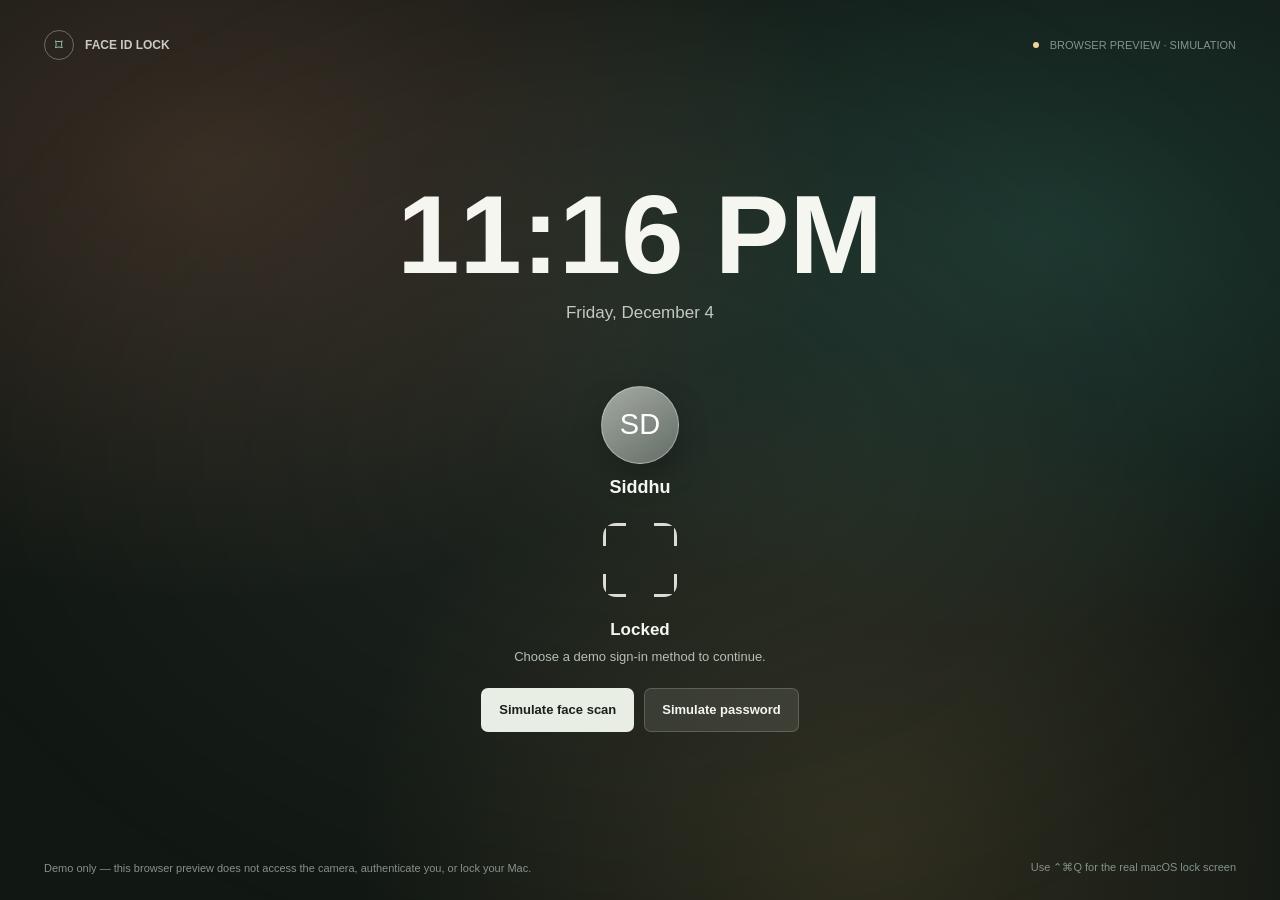
<file: macos-faceid-lockscreen/web-preview/index.html>
<!doctype html>
<html lang="en">
<head>
  <meta charset="utf-8">
  <meta name="viewport" content="width=device-width, initial-scale=1">
  <meta name="theme-color" content="#111713">
  <title>Face ID Lock | Web Preview</title>
  <style>
    :root {
      color-scheme: dark;
      font-family: "Avenir Next", Avenir, "SF Pro Display", sans-serif;
      font-synthesis: none;
      text-rendering: optimizeLegibility;
      --ink: #f4f6ef;
      --muted: #b4beb6;
      --soft: #84928b;
      --glass: rgb(246 249 240 / 10%);
      --line: rgb(246 249 240 / 18%);
      --mint: #a8e0c1;
      --coral: #efb19a;
      --gold: #f0d49a;
    }

    * { box-sizing: border-box; }

    body {
      min-width: 320px;
      min-height: 100vh;
      margin: 0;
      overflow-x: hidden;
      color: var(--ink);
      background:
        radial-gradient(ellipse at 16% 18%, rgb(165 104 79 / 26%), transparent 42%),
        radial-gradient(ellipse at 82% 26%, rgb(49 128 112 / 28%), transparent 43%),
        radial-gradient(ellipse at 68% 94%, rgb(171 135 77 / 19%), transparent 42%),
        #111713;
    }

    body::before {
      position: fixed;
      z-index: -1;
      inset: -16%;
      content: "";
      pointer-events: none;
      background: radial-gradient(ellipse, rgb(197 220 197 / 7%), transparent 63%);
      filter: blur(34px);
      animation: drift 18s ease-in-out infinite alternate;
    }

    button { font: inherit; }

    .screen {
      display: grid;
      grid-template-rows: auto 1fr auto;
      min-height: 100svh;
      padding: 30px 44px 24px;
      isolation: isolate;
    }

    .topbar, .footer {
      display: flex;
      align-items: center;
      justify-content: space-between;
      gap: 18px;
    }

    .brand, .preview-tag {
      display: flex;
      align-items: center;
      gap: 11px;
      color: rgb(244 246 239 / 79%);
      font-size: 12px;
      font-weight: 600;
    }

    .brand-mark {
      display: grid;
      width: 30px;
      aspect-ratio: 1;
      place-items: center;
      border: 1px solid rgb(244 246 239 / 34%);
      border-radius: 50%;
      color: var(--mint);
      font-size: 15px;
    }

    .preview-tag { color: var(--soft); font-size: 11px; font-weight: 500; }
    .preview-tag::before { width: 6px; height: 6px; border-radius: 50%; background: var(--gold); content: ""; }

    main {
      display: flex;
      flex-direction: column;
      align-items: center;
      justify-content: center;
      padding: 30px 0 38px;
      text-align: center;
    }

    .clock-block { margin-bottom: clamp(34px, 7vh, 76px); }

    #clock {
      font-size: 112px;
      font-weight: 600;
      line-height: .98;
      font-variant-numeric: tabular-nums;
    }

    #date {
      margin-top: 13px;
      color: rgb(244 246 239 / 77%);
      font-size: 17px;
      font-weight: 500;
    }

    .auth-panel { display: flex; flex-direction: column; align-items: center; }

    .avatar {
      display: grid;
      width: 78px;
      aspect-ratio: 1;
      place-items: center;
      border: 1px solid rgb(255 255 255 / 34%);
      border-radius: 50%;
      background: linear-gradient(145deg, #a4aba3, #636c66);
      box-shadow: 0 12px 32px rgb(0 0 0 / 22%);
      color: white;
      font-size: 29px;
      font-weight: 500;
    }

    .name { margin-top: 13px; font-size: 18px; font-weight: 600; }

    .scan-glyph {
      position: relative;
      width: 82px;
      height: 82px;
      margin: 21px 0 19px;
      color: var(--ink);
      transition: color .3s ease, transform .3s ease;
    }

    .scan-glyph::before {
      position: absolute;
      inset: 4px;
      border-radius: 13px;
      background:
        linear-gradient(currentColor 0 0) left top / 23px 3px,
        linear-gradient(currentColor 0 0) left top / 3px 23px,
        linear-gradient(currentColor 0 0) right top / 23px 3px,
        linear-gradient(currentColor 0 0) right top / 3px 23px,
        linear-gradient(currentColor 0 0) left bottom / 23px 3px,
        linear-gradient(currentColor 0 0) left bottom / 3px 23px,
        linear-gradient(currentColor 0 0) right bottom / 23px 3px,
        linear-gradient(currentColor 0 0) right bottom / 3px 23px;
      background-repeat: no-repeat;
      content: "";
      opacity: .88;
      transition: inset .35s ease, color .3s ease;
    }

    .scan-glyph.searching { color: var(--mint); }
    .scan-glyph.searching::before { inset: 11px; }
    .scan-glyph.searching::after {
      position: absolute;
      top: 15px;
      right: 13px;
      left: 13px;
      height: 2px;
      border-radius: 50%;
      background: linear-gradient(90deg, transparent, var(--mint), transparent);
      box-shadow: 0 0 14px rgb(168 224 193 / 85%);
      content: "";
      animation: scan 1.8s ease-in-out infinite alternate;
    }

    .scan-glyph.detected, .scan-glyph.authenticating { color: #b1d9e7; }
    .scan-glyph.detected::before, .scan-glyph.authenticating::before { inset: 13px; }
    .scan-glyph.detected::after, .scan-glyph.authenticating::after {
      position: absolute;
      inset: 24px;
      border: 2px dotted currentColor;
      border-radius: 50%;
      content: "";
      animation: rotate 5s linear infinite;
    }

    .scan-glyph.success { color: var(--mint); }
    .scan-glyph.success::before { opacity: 0; transform: scale(.7); }
    .scan-glyph.success::after { position: absolute; inset: 0; content: "✓"; font-size: 76px; font-weight: 400; line-height: 82px; }
    .scan-glyph.failure { color: var(--coral); }
    .scan-glyph.inactive { color: var(--soft); }

    #status { font-size: 17px; font-weight: 600; }
    #detail { min-height: 20px; max-width: 390px; margin-top: 7px; color: var(--muted); font-size: 13px; line-height: 1.5; }

    .actions {
      display: flex;
      flex-wrap: wrap;
      justify-content: center;
      gap: 10px;
      min-height: 44px;
      margin-top: 21px;
    }

    .action {
      min-height: 42px;
      padding: 0 17px;
      border: 1px solid var(--line);
      border-radius: 7px;
      background: var(--glass);
      color: var(--ink);
      font-size: 13px;
      font-weight: 600;
      cursor: pointer;
      transition: background .18s ease, transform .18s ease, border-color .18s ease;
      backdrop-filter: blur(14px);
    }

    .action:hover { transform: translateY(-1px); border-color: rgb(255 255 255 / 35%); background: rgb(246 249 240 / 17%); }
    .action:focus-visible { outline: 2px solid var(--mint); outline-offset: 3px; }
    .action.primary { border-color: transparent; background: #e8eee4; color: #18211c; }
    .action.primary:hover { background: white; }
    .action[hidden] { display: none; }

    .camera-state {
      position: fixed;
      top: 26px;
      right: 30px;
      display: none;
      align-items: center;
      gap: 8px;
      padding: 9px 13px;
      border: 1px solid var(--line);
      border-radius: 99px;
      background: rgb(16 25 20 / 46%);
      color: #dcefe2;
      font-size: 11px;
      backdrop-filter: blur(16px);
    }

    .camera-state.active { display: flex; }
    .camera-state::before { width: 7px; height: 7px; border-radius: 50%; background: var(--mint); content: ""; }

    .footer { color: var(--soft); font-size: 11px; }
    .footer-note { max-width: 640px; line-height: 1.5; }
    .footer-hint { white-space: nowrap; }

    .unlocked-content { display: none; max-width: 760px; }
    .unlocked-content.visible { display: block; animation: arrive .45s ease both; }
    .unlocked-pill { display: inline-flex; align-items: center; gap: 9px; padding: 9px 14px; border: 1px solid var(--line); border-radius: 99px; background: var(--glass); color: var(--mint); font-size: 12px; }
    .unlocked-pill::before { content: "✓"; font-size: 15px; }
    .unlocked-content h1 { margin: 22px 0 10px; font-size: 42px; font-weight: 600; }
    .unlocked-content p { margin: 0; color: var(--muted); font-size: 14px; }
    .info-row { display: grid; grid-template-columns: repeat(3, 1fr); gap: 11px; margin: 34px 0 24px; text-align: left; }
    .info-item { min-height: 108px; padding: 17px; border: 1px solid var(--line); border-radius: 7px; background: rgb(246 249 240 / 8%); }
    .info-item strong { display: block; margin-bottom: 11px; color: var(--soft); font-size: 11px; font-weight: 600; }
    .info-item span { font-size: 13px; line-height: 1.45; }

    @keyframes scan { from { transform: translateY(0); } to { transform: translateY(50px); } }
    @keyframes rotate { to { transform: rotate(1turn); } }
    @keyframes drift { to { transform: translate(5%, -3%) scale(1.08); } }
    @keyframes arrive { from { opacity: 0; transform: translateY(8px); } to { opacity: 1; transform: translateY(0); } }

    @media (max-width: 680px) {
      .screen { min-height: 100svh; padding: 20px 19px 17px; }
      #clock { font-size: 72px; }
      #date { font-size: 14px; }
      .clock-block { margin-bottom: 42px; }
      .camera-state { top: 67px; right: 18px; }
      .info-row { grid-template-columns: 1fr; margin: 25px 0 18px; }
      .info-item { min-height: auto; }
      .unlocked-content h1 { font-size: 32px; }
      .footer { align-items: flex-end; }
      .footer-hint { display: none; }
    }

    @media (max-height: 700px) and (min-width: 681px) {
      .screen { padding-top: 18px; padding-bottom: 14px; }
      .clock-block { margin-bottom: 25px; }
      #clock { font-size: 82px; }
      .scan-glyph { margin-top: 14px; margin-bottom: 13px; }
    }

    @media (prefers-reduced-motion: reduce) {
      *, *::before, *::after { scroll-behavior: auto !important; animation-duration: .01ms !important; animation-iteration-count: 1 !important; transition-duration: .01ms !important; }
    }
  </style>
</head>
<body>
  <div class="screen">
    <header class="topbar">
      <div class="brand"><span class="brand-mark" aria-hidden="true">⌑</span><span>FACE ID LOCK</span></div>
      <div class="preview-tag">BROWSER PREVIEW · SIMULATION</div>
    </header>

    <div class="camera-state" id="camera-state" aria-live="polite">Simulated scan</div>

    <main>
      <section class="clock-block" aria-label="Current time and date">
        <div id="clock"></div>
        <div id="date"></div>
      </section>

      <section class="auth-panel" id="auth-panel" aria-live="polite">
        <div class="avatar" aria-hidden="true">SD</div>
        <div class="name">Siddhu</div>
        <div class="scan-glyph" id="scan-glyph" aria-hidden="true"></div>
        <div id="status">Locked</div>
        <div id="detail">Choose a demo sign-in method to continue.</div>
        <div class="actions">
          <button class="action primary" id="scan-button" type="button">Simulate face scan</button>
          <button class="action" id="password-button" type="button">Simulate password</button>
          <button class="action" id="cancel-button" type="button" hidden>Cancel</button>
        </div>
      </section>

      <section class="unlocked-content" id="unlocked-content" aria-live="polite">
        <div class="unlocked-pill">Unlocked · simulated</div>
        <h1 id="greeting">Welcome back, Siddhu</h1>
        <p>Preview state only. No system account was authenticated.</p>
        <div class="info-row">
          <div class="info-item"><strong>IDENTITY</strong><span>Demo confirmation</span></div>
          <div class="info-item"><strong>CAMERA</strong><span>Off · no frames captured</span></div>
          <div class="info-item"><strong>MODE</strong><span>Browser simulation</span></div>
        </div>
        <button class="action primary" id="lock-button" type="button">Lock preview</button>
      </section>
    </main>

    <footer class="footer">
      <div class="footer-note">Demo only — this browser preview does not access the camera, authenticate you, or lock your Mac.</div>
      <div class="footer-hint">Use ⌃⌘Q for the real macOS lock screen</div>
    </footer>
  </div>

  <script>
    const clock = document.querySelector("#clock");
    const date = document.querySelector("#date");
    const status = document.querySelector("#status");
    const detail = document.querySelector("#detail");
    const glyph = document.querySelector("#scan-glyph");
    const cameraState = document.querySelector("#camera-state");
    const authPanel = document.querySelector("#auth-panel");
    const unlockedContent = document.querySelector("#unlocked-content");
    const scanButton = document.querySelector("#scan-button");
    const passwordButton = document.querySelector("#password-button");
    const cancelButton = document.querySelector("#cancel-button");
    const lockButton = document.querySelector("#lock-button");
    const pendingTimers = new Set();

    function updateClock() {
      const now = new Date();
      clock.textContent = new Intl.DateTimeFormat(undefined, { hour: "numeric", minute: "2-digit" }).format(now);
      date.textContent = new Intl.DateTimeFormat(undefined, { weekday: "long", month: "long", day: "numeric" }).format(now);
    }

    function later(callback, delay) {
      const timer = window.setTimeout(() => {
        pendingTimers.delete(timer);
        callback();
      }, delay);
      pendingTimers.add(timer);
    }

    function clearTimers() {
      pendingTimers.forEach(window.clearTimeout);
      pendingTimers.clear();
    }

    function showState(title, copy, phase, scanning = false) {
      status.textContent = title;
      detail.textContent = copy;
      glyph.className = `scan-glyph${phase ? ` ${phase}` : ""}`;
      cameraState.classList.toggle("active", scanning);
    }

    function resetPreview() {
      clearTimers();
      unlockedContent.classList.remove("visible");
      authPanel.hidden = false;
      scanButton.hidden = false;
      passwordButton.hidden = false;
      cancelButton.hidden = true;
      showState("Locked", "Choose a demo sign-in method to continue.", "");
    }

    function unlockPreview() {
      cameraState.classList.remove("active");
      authPanel.hidden = true;
      unlockedContent.classList.add("visible");
    }

    function simulateAuthentication() {
      showState("Authenticating…", "Simulating a successful demo confirmation.", "authenticating");
      later(() => {
        showState("Welcome", "Unlocking the preview…", "success");
        later(unlockPreview, 700);
      }, 900);
    }

    function startFaceScan() {
      clearTimers();
      scanButton.hidden = true;
      passwordButton.hidden = true;
      cancelButton.hidden = false;
      showState("Starting camera…", "No camera is used in this browser preview.", "", true);
      later(() => {
        showState("Looking for your face…", "Simulated scan · frames are not captured.", "searching", true);
        later(() => {
          showState("Face detected", "Hold still…", "detected");
          cameraState.classList.remove("active");
          later(simulateAuthentication, 800);
        }, 2300);
      }, 650);
    }

    scanButton.addEventListener("click", startFaceScan);
    passwordButton.addEventListener("click", () => {
      clearTimers();
      scanButton.hidden = true;
      passwordButton.hidden = true;
      cancelButton.hidden = false;
      simulateAuthentication();
    });
    cancelButton.addEventListener("click", resetPreview);
    lockButton.addEventListener("click", resetPreview);
    document.addEventListener("keydown", (event) => {
      if (event.key === "Escape" && !cancelButton.hidden) resetPreview();
      if (event.key === "Enter" && !authPanel.hidden && !scanButton.hidden) startFaceScan();
    });

    updateClock();
    window.setInterval(updateClock, 1000);
  </script>
</body>
</html>
</file>
